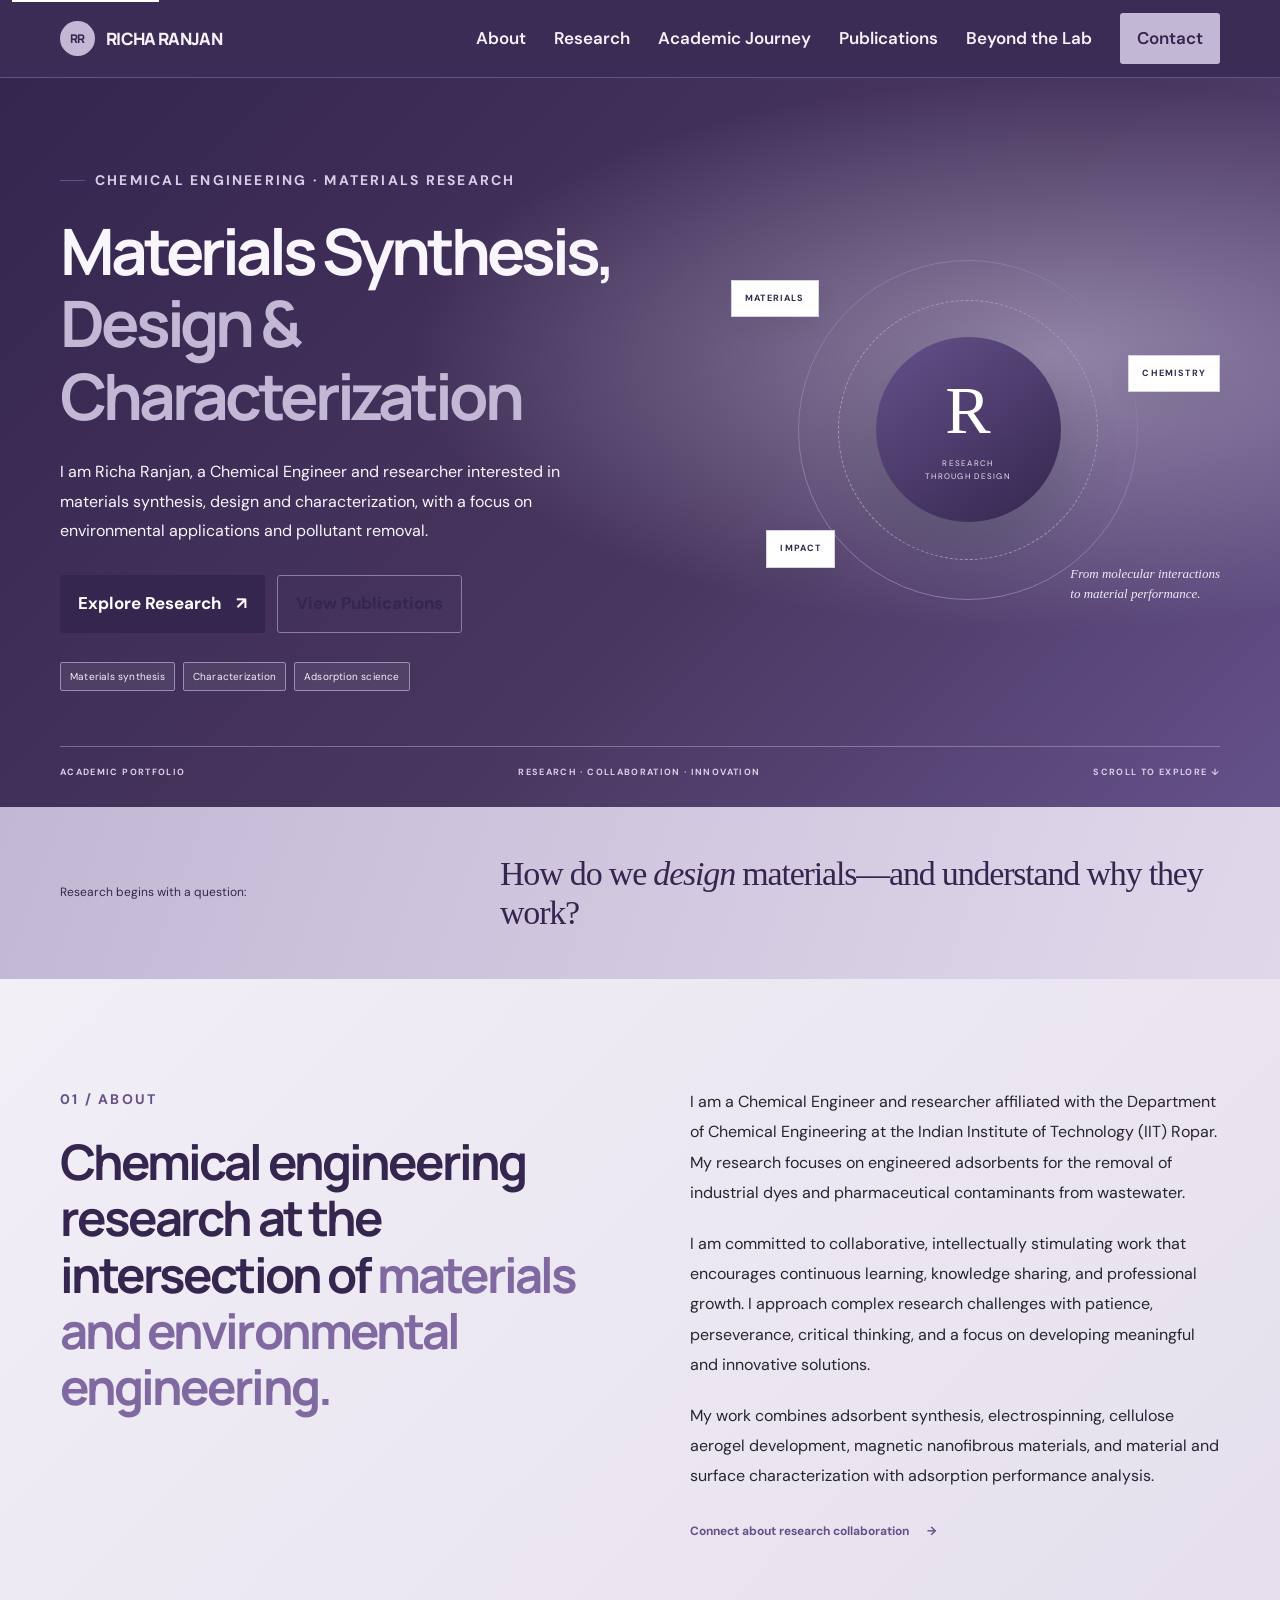
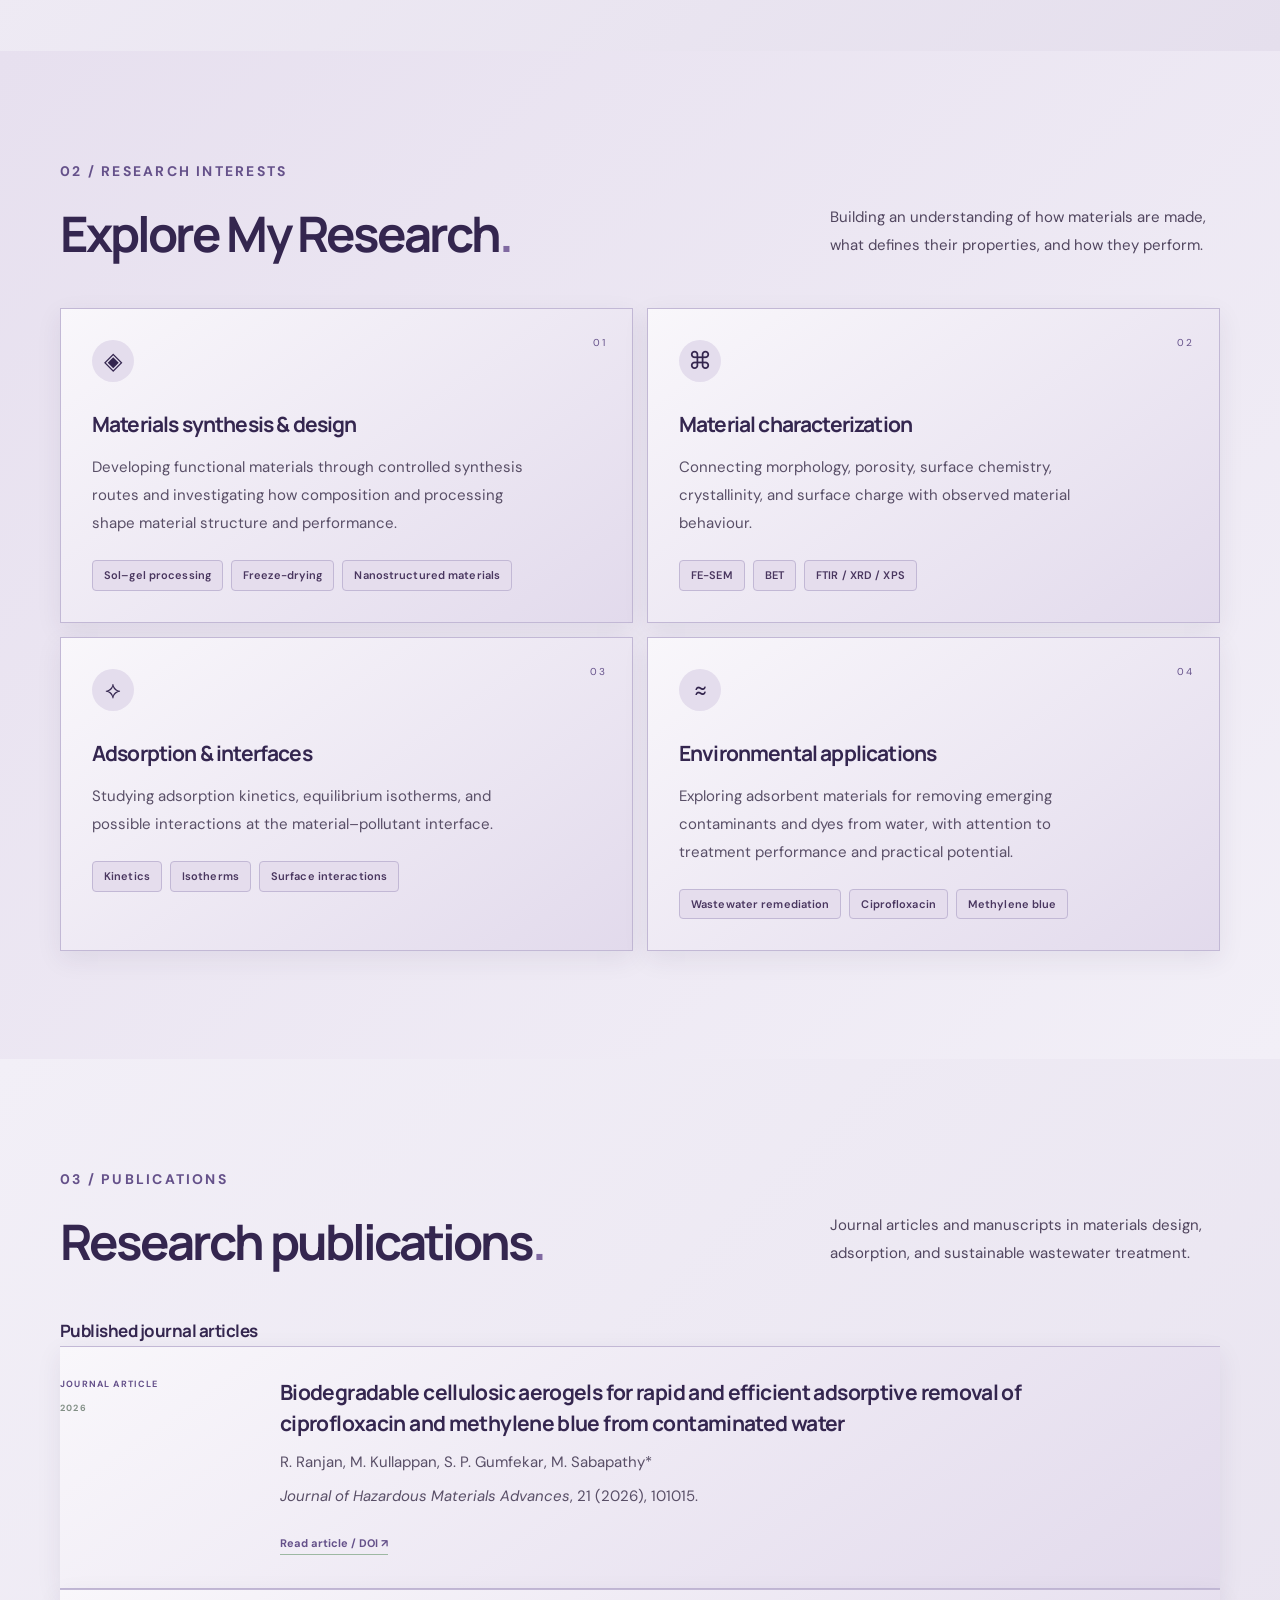
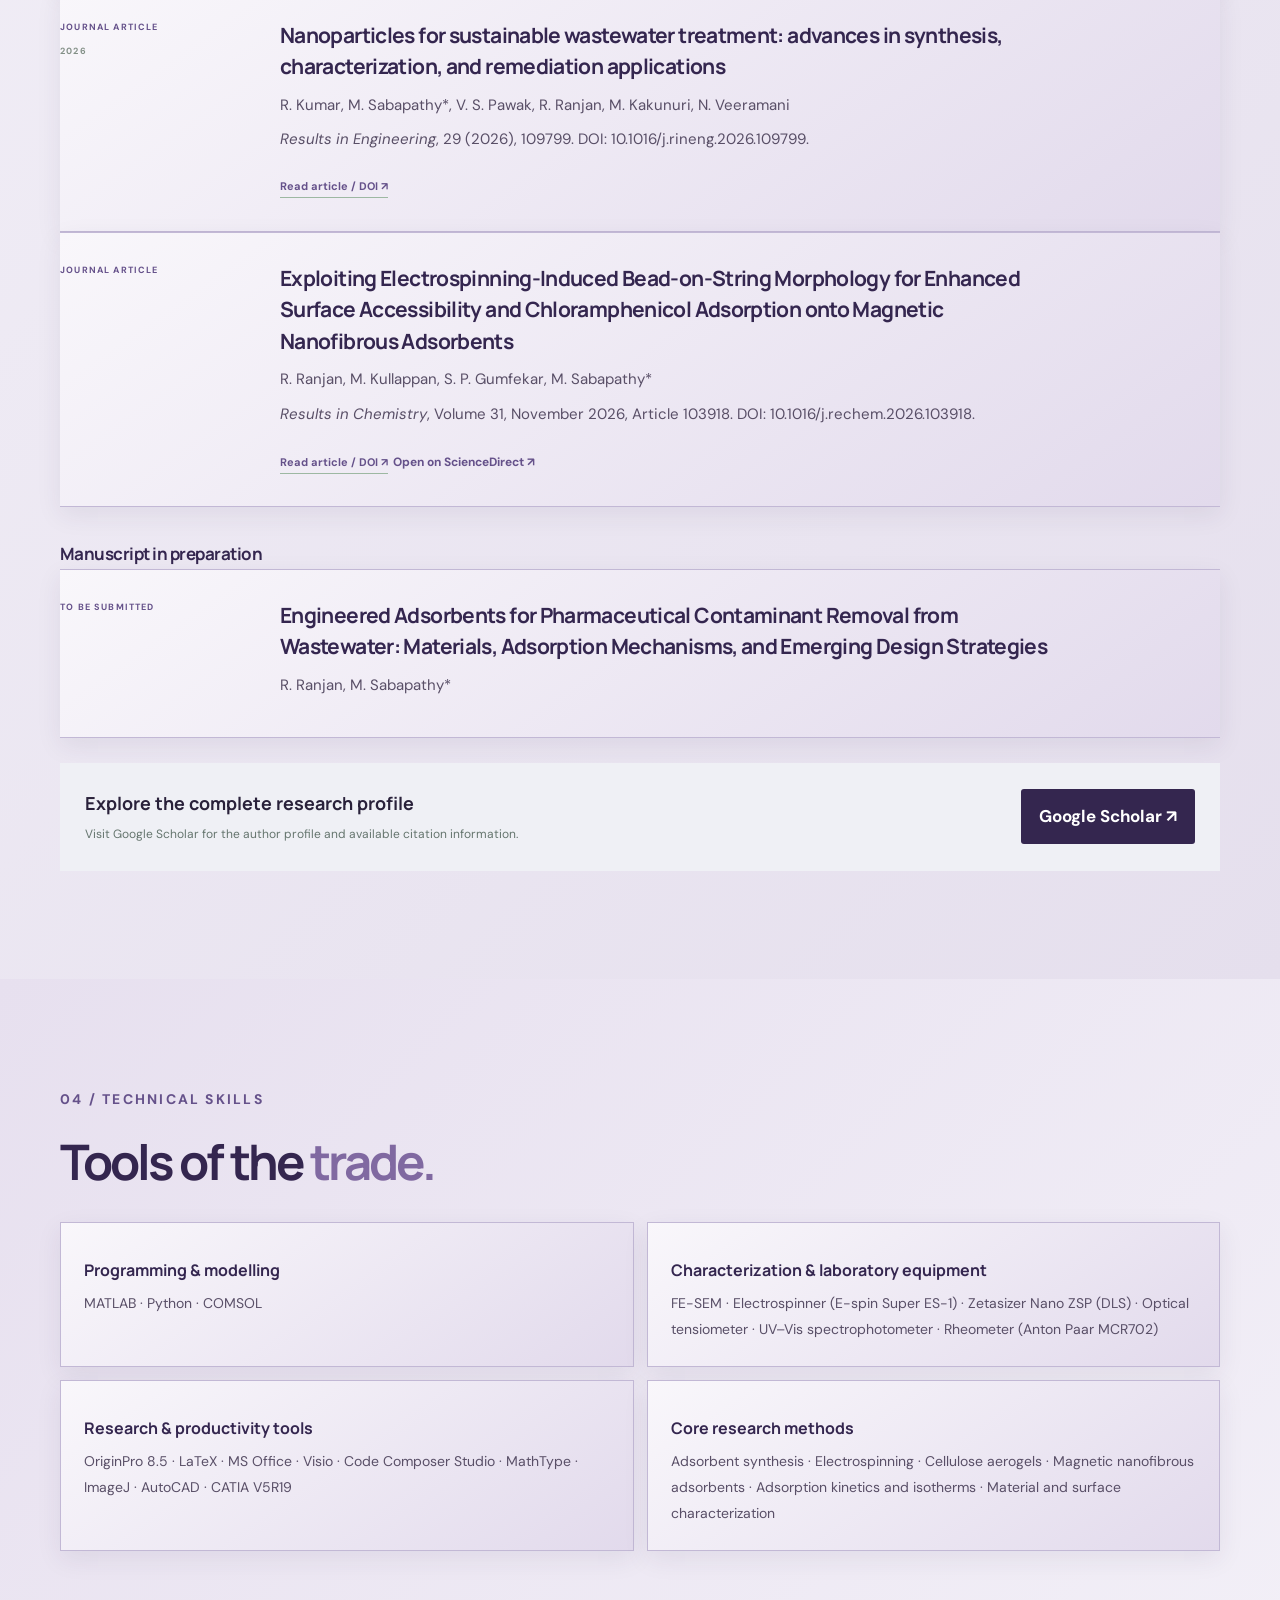
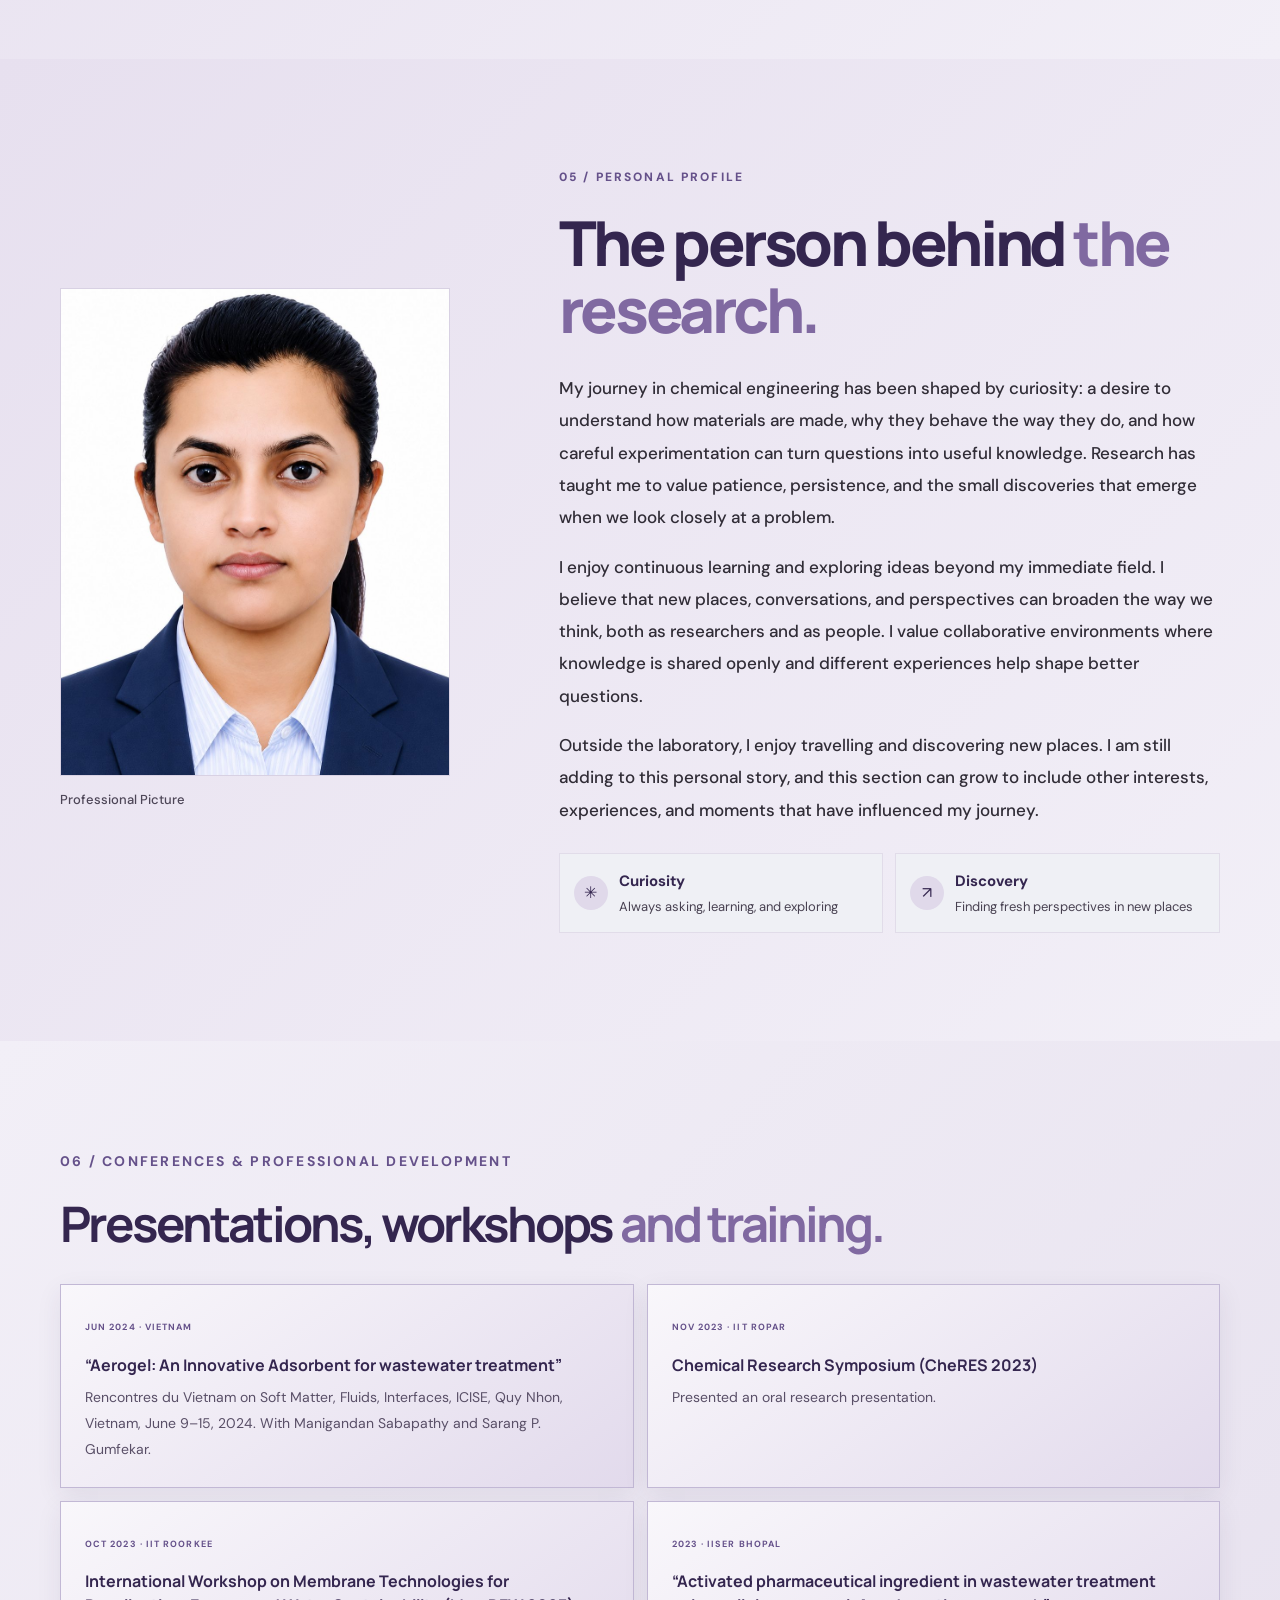
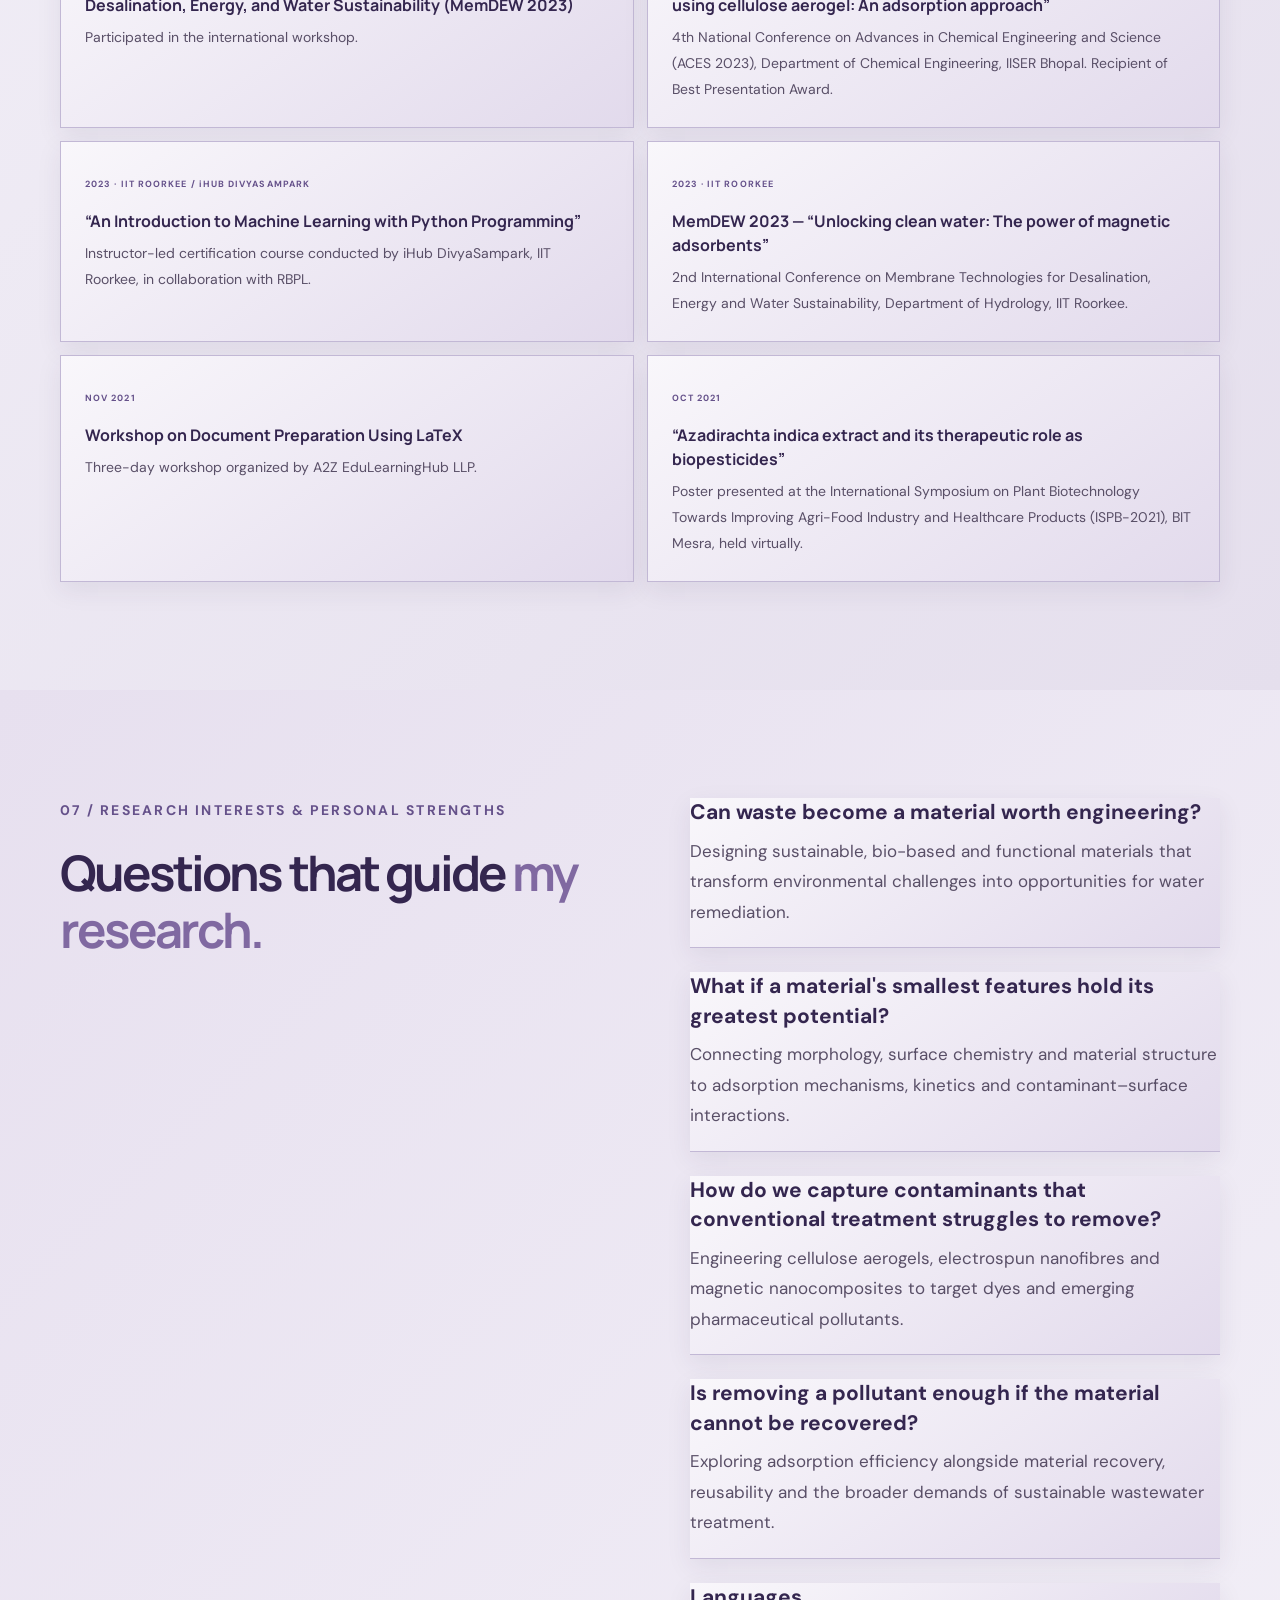
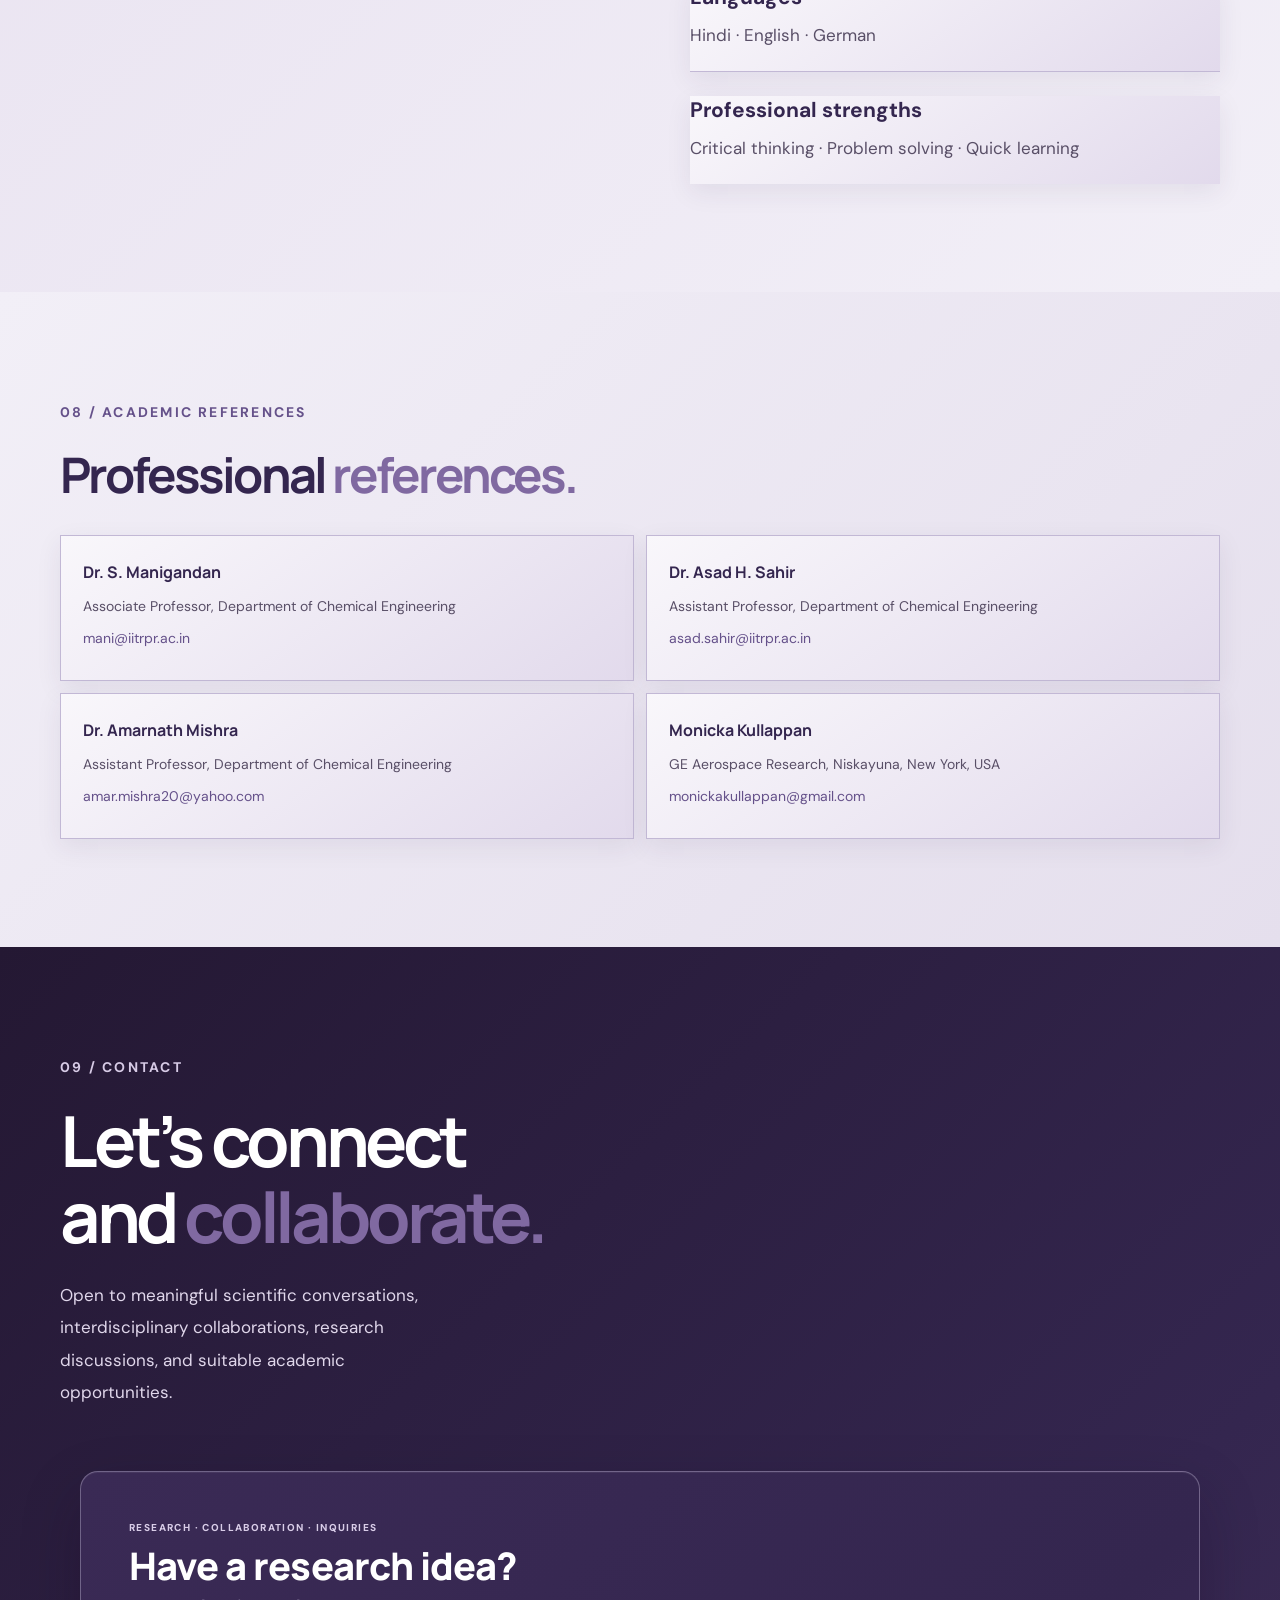
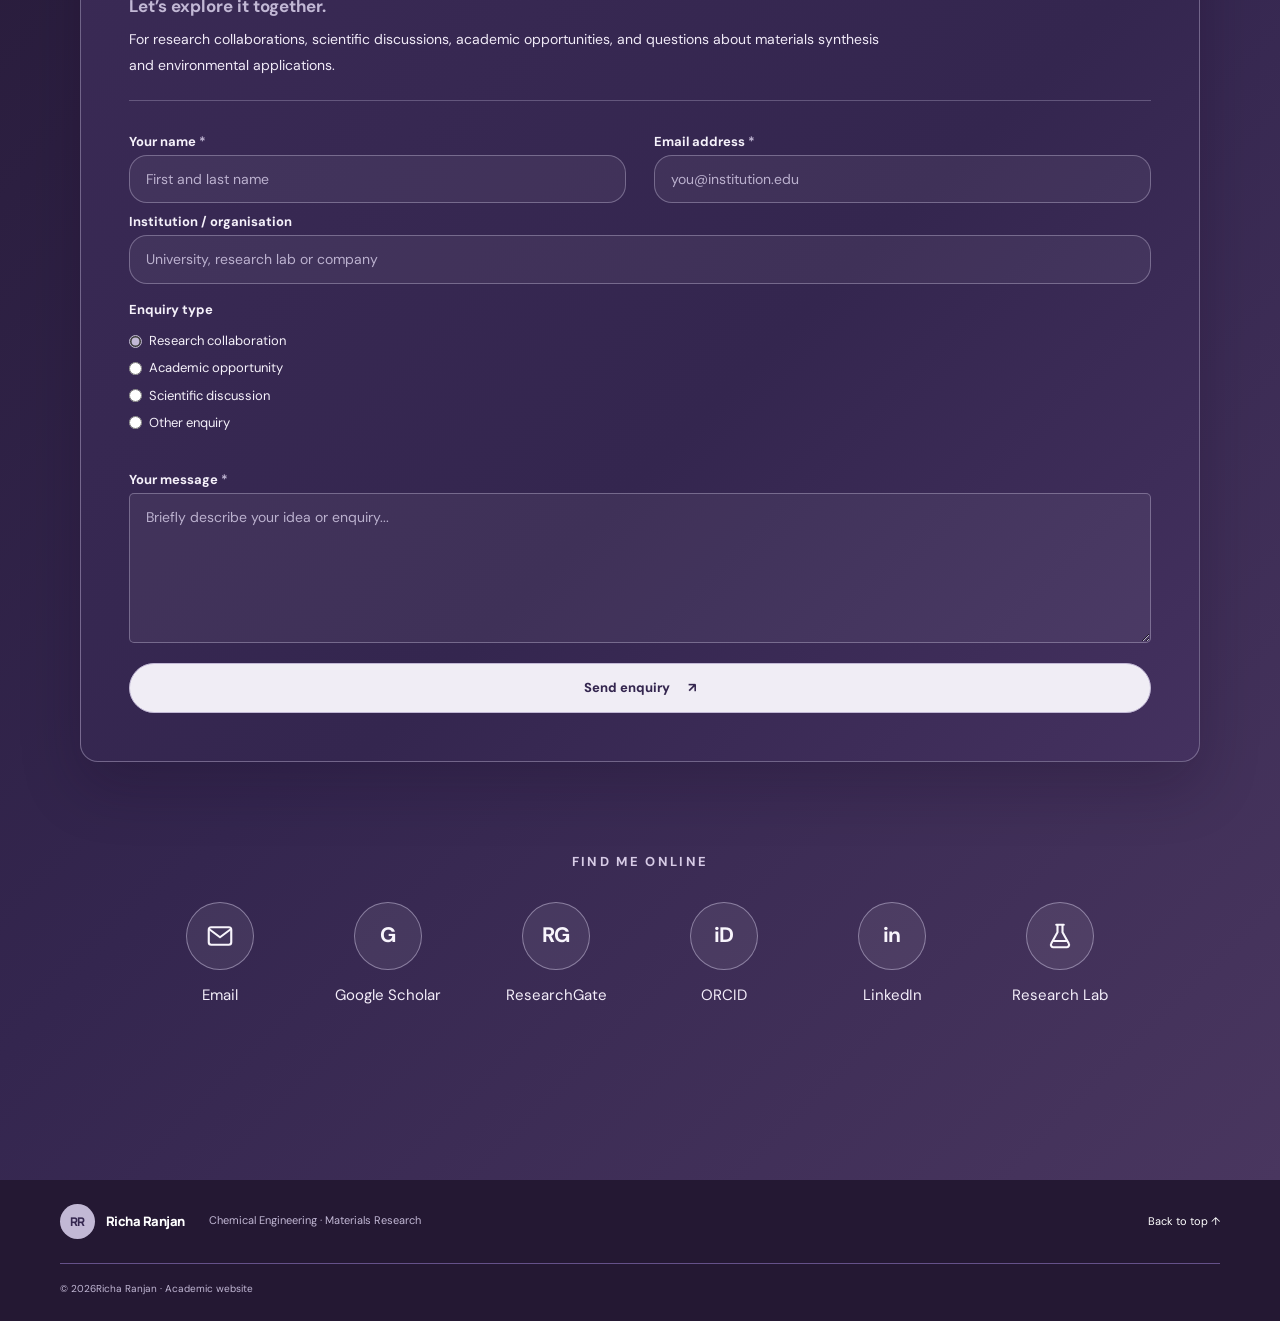
<file: index.html>
<!DOCTYPE html>

<html lang="en">
<head>
<meta charset="utf-8"/>
<meta content="width=device-width, initial-scale=1" name="viewport"/>
<meta content="Academic portfolio and research website of Richa Ranjan, Chemical Engineering researcher working on materials synthesis, characterization, and environmental applications." name="description"/>
<title>Richa Ranjan | Chemical Engineering Researcher</title>
<link href="https://fonts.googleapis.com" rel="preconnect"/>
<link crossorigin="" href="https://fonts.gstatic.com" rel="preconnect"/>
<link href="https://fonts.googleapis.com/css2?family=DM+Sans:wght@400;500;600;700&amp;family=Manrope:wght@400;500;600;700;800&amp;display=swap" rel="stylesheet"/>
<link href="styles.css" rel="stylesheet"/>

<style>
/* INDEX PAGE ONLY: readable deep-purple and silver palette */
.home-page { background:#EDE8F3 !important; color:#29213A; }
.home-page .site-header { background:rgba(52,38,79,.97) !important; border-bottom:1px solid #65518A !important; }
.home-page .site-header .brand,
.home-page .site-header .nav-links { color:#F5F1FA !important; }
.home-page .brand-mark { background:#C2B8D5 !important; color:#34264F !important; }
.home-page .nav-links a:hover { color:#C2B8D5 !important; }
.home-page .nav-links .nav-contact { background:#C2B8D5 !important; color:#34264F !important; }
.home-page .hero { background:radial-gradient(ellipse at 82% 38%,rgba(194,184,213,.58),transparent 43%),linear-gradient(135deg,#34264F 0%,#49365F 58%,#65518A 100%) !important; color:#F8F5FC !important; }
.home-page .hero h1,
.home-page .hero .hero-intro { color:#F8F5FC !important; }
.home-page .hero h1 span { color:#C2B8D5 !important; }
.home-page .hero .eyebrow { color:#D9CDE8 !important; }
.home-page .hero .hero-tags span { color:#F4EFF9 !important; border-color:#9C8AB7 !important; background:rgba(255,255,255,.07) !important; }
.home-page .hero .art-caption { color:#F0EAF7 !important; }
.home-page .hero-bottom { color:#D9CDE8 !important; border-color:rgba(194,184,213,.45) !important; }
.home-page .intro-strip { background:linear-gradient(110deg,#C2B8D5,#E0D8EA) !important; color:#34264F !important; }
.home-page .intro-strip p,
.home-page .intro-strip h2 { color:#34264F !important; }
.home-page .section-light { background:linear-gradient(135deg,#F2EFF7,#E5DFED) !important; }
.home-page .research-section,
.home-page .achievements-section,
.home-page .personal-section { background:linear-gradient(135deg,#E7E0EF,#F2EFF7) !important; }
.home-page .section-title,
.home-page .section-heading h2,
.home-page .subsection-title { color:#34264F !important; }
.home-page .section-title span,
.home-page .accent-dot { color:#8069A1 !important; }
.home-page .eyebrow { color:#65518A !important; }
.home-page .body-copy,
.home-page .section-lead { color:#51465F !important; }
.home-page .research-card,
.home-page .skill-card,
.home-page .publication,
.home-page .references-grid article,
.home-page .event-list article,
.home-page .research-question { background:linear-gradient(145deg,#F9F7FB,#E2DAEC) !important; border-color:#C2B8D5 !important; color:#34264F !important; box-shadow:0 8px 24px rgba(52,38,79,.08) !important; }
.home-page .research-card h3,
.home-page .skill-card h3,
.home-page .publication h3,
.home-page .references-grid h3,
.home-page .event-list h3,
.home-page .research-question h3 { color:#34264F !important; }
.home-page .research-card p,
.home-page .skill-card p,
.home-page .publication p,
.home-page .references-grid p,
.home-page .event-list p,
.home-page .research-question p { color:#594F67 !important; }
.home-page .card-number { color:#65518A !important; }
.home-page .card-tags span { background:#E5DDED !important; color:#49365F !important; border-color:#C2B8D5 !important; }
.home-page .button-primary,
.home-page .scholar-callout .button { background:#34264F !important; color:#FFFFFF !important; border-color:#34264F !important; }
.home-page .button-secondary { color:#34264F !important; border-color:#8D7BA7 !important; }
.home-page .contact-section { background:linear-gradient(135deg,#241833 0%,#34264F 55%,#49365F 100%) !important; color:#F8F5FC !important; }
.home-page .contact-section .eyebrow,
.home-page .contact-section .contact-label { color:#D7CBE6 !important; }
.home-page .contact-section .section-title,
.home-page .contact-section .contact-row strong { color:#FFFFFF !important; }
.home-page .contact-section .contact-intro,
.home-page .contact-section .contact-warning { color:#E0D7EB !important; }
.home-page .contact-panel { background:rgba(255,255,255,.045) !important; border-color:#806B9C !important; }
.home-page .contact-row { border-color:#65518A !important; }
.home-page .contact-row span { color:#D7CBE6 !important; }
.home-page .contact-row:hover strong { color:#C2B8D5 !important; }
.home-page .site-footer { background:#241833 !important; color:#E6DDED !important; }
.home-page ::selection { background:#65518A; color:#FFFFFF; }
@media(max-width:700px) {
  .home-page .nav-links { background:#34264F !important; border-color:#65518A !important; }
  .home-page .menu-toggle { color:#FFFFFF !important; }
}

/* Collaboration form — wider, balanced, and scoped to index.html only */
.home-page #collaborate.collaboration-form-wrap {
  width: min(calc(100% - 64px), 1120px) !important;
  max-width: 1120px !important;
  margin: 46px auto 0 !important;
  padding: 0 0 64px !important;
  box-sizing: border-box !important;
  position: relative !important;
}
.home-page #collaborate .collaboration-form {
  width: 100% !important;
  max-width: none !important;
  box-sizing: border-box !important;
  padding: clamp(28px, 4vw, 48px) !important;
  border: 1px solid rgba(194,184,213,.42) !important;
  border-radius: 18px !important;
  background: linear-gradient(135deg, #3A2A55 0%, #34264F 58%, #44315F 100%) !important;
  box-shadow: 0 24px 60px rgba(19, 10, 33, .24), inset 0 1px 0 rgba(255,255,255,.06) !important;
}
.home-page #collaborate .collaboration-form .form-eyebrow { font-size: 10px !important; letter-spacing: .14em !important; }
.home-page #collaborate .collaboration-form h3 { font-size: clamp(28px, 3vw, 38px) !important; line-height: 1.2 !important; }
.home-page #collaborate .collaboration-form .form-subtitle { font-size: 17px !important; }
.home-page #collaborate .collaboration-form .form-intro { max-width: 760px !important; font-size: 14px !important; line-height: 1.8 !important; }
.home-page #collaborate .collaboration-form .form-divider { margin: 22px 0 !important; background: rgba(194,184,213,.32) !important; }
.home-page #collaborate .collaboration-form > label,
.home-page #collaborate .collaboration-form .enquiry-types legend { font-size: 13px !important; }
.home-page #collaborate .collaboration-form input[type="text"],
.home-page #collaborate .collaboration-form input[type="email"],
.home-page #collaborate .collaboration-form textarea {
  font-size: 14px !important;
  padding: 13px 16px !important;
  border-color: rgba(194,184,213,.42) !important;
  background: rgba(255,255,255,.055) !important;
}
.home-page #collaborate .collaboration-form textarea { min-height: 150px !important; }
.home-page #collaborate .collaboration-form .enquiry-types { margin: 16px 0 20px !important; }
.home-page #collaborate .collaboration-form .enquiry-types label { font-size: 13px !important; margin: 9px 0 !important; }
.home-page #collaborate .collaboration-form .collaboration-submit { min-height: 50px !important; font-size: 13px !important; border-radius: 26px !important; margin-top: 20px !important; }
.home-page #collaborate .collaboration-form .form-privacy { font-size: 11px !important; }
@media (min-width: 900px) {
  .home-page #collaborate .collaboration-form {
    display: grid !important;
    grid-template-columns: minmax(0, 1fr) minmax(0, 1fr) !important;
    column-gap: 28px !important;
    align-items: start !important;
  }
  .home-page #collaborate .collaboration-form > .form-eyebrow,
  .home-page #collaborate .collaboration-form > h3,
  .home-page #collaborate .collaboration-form > .form-subtitle,
  .home-page #collaborate .collaboration-form > .form-intro,
  .home-page #collaborate .collaboration-form > .form-divider,
  .home-page #collaborate .collaboration-form > .enquiry-types,
  .home-page #collaborate .collaboration-form > #collab-message,
  .home-page #collaborate .collaboration-form > label[for="collab-message"],
  .home-page #collaborate .collaboration-form > input[type="hidden"],
  .home-page #collaborate .collaboration-form > .collaboration-submit,
  .home-page #collaborate .collaboration-form > .form-privacy { grid-column: 1 / -1 !important; }
  .home-page #collaborate .collaboration-form > label[for="collab-name"] { grid-column: 1 !important; grid-row: 6 !important; }
  .home-page #collaborate .collaboration-form > #collab-name { grid-column: 1 !important; grid-row: 7 !important; }
  .home-page #collaborate .collaboration-form > label[for="collab-email"] { grid-column: 2 !important; grid-row: 6 !important; }
  .home-page #collaborate .collaboration-form > #collab-email { grid-column: 2 !important; grid-row: 7 !important; }
  .home-page #collaborate .collaboration-form > label[for="collab-institution"] { grid-column: 1 / -1 !important; }
  .home-page #collaborate .collaboration-form > #collab-institution { grid-column: 1 / -1 !important; }
}
@media (max-width: 700px) {
  .home-page #collaborate.collaboration-form-wrap { width: calc(100% - 32px) !important; margin-top: 28px !important; padding-bottom: 32px !important; }
  .home-page #collaborate .collaboration-form { padding: 24px 20px !important; border-radius: 14px !important; }
}


/* Compact clickable profile icons placed beneath the collaboration form */
.home-page .social-links-wrap {
  width: min(calc(100% - 64px), 1120px);
  margin: 0 auto;
  padding: 24px 0 64px;
  text-align: center;
}
.home-page .social-links-heading {
  margin: 0 0 28px;
  color: #D7CBE6;
  font-size: 13px;
  font-weight: 700;
  letter-spacing: .18em;
}
.home-page .social-links {
  display: flex;
  flex-wrap: wrap;
  align-items: flex-start;
  justify-content: center;
  gap: 28px 44px;
}
.home-page .social-link {
  display: flex;
  min-width: 124px;
  flex-direction: column;
  align-items: center;
  gap: 12px;
  color: #F3EDF9;
  font-size: 15px;
  text-decoration: none;
  transition: transform .2s ease, color .2s ease;
}
.home-page .social-link:hover { color: #C2B8D5; transform: translateY(-3px); }
.home-page .social-icon {
  display: grid;
  width: 68px;
  height: 68px;
  place-items: center;
  border: 1px solid rgba(194,184,213,.55);
  border-radius: 50%;
  background: rgba(255,255,255,.07);
  color: #F8F5FC;
  transition: background .2s ease, border-color .2s ease;
}
.home-page .social-link:hover .social-icon { background: #65518A; border-color: #C2B8D5; }
.home-page .social-icon svg { width: 30px; height: 30px; fill: none; stroke: currentColor; stroke-width: 1.7; stroke-linecap: round; stroke-linejoin: round; }
.home-page .social-letter { font-size: 21px; font-weight: 700; letter-spacing: -.04em; }
@media (max-width: 700px) {
  .home-page .social-links-wrap { width: calc(100% - 32px); padding: 18px 0 40px; }
  .home-page .social-links-heading { font-size: 12px; margin-bottom: 24px; }
  .home-page .social-links { gap: 24px 18px; }
  .home-page .social-link { min-width: 100px; font-size: 13px; }
  .home-page .social-icon { width: 58px; height: 58px; }
  .home-page .social-icon svg { width: 26px; height: 26px; }
  .home-page .social-letter { font-size: 19px; }
}

</style>

</head>
<body class="home-page">
<a class="skip-link" href="#main">Skip to content</a>
<header class="site-header">
<nav aria-label="Main navigation" class="nav container">
<a aria-label="Richa Ranjan home" class="brand" href="#home">
<span class="brand-mark">RR</span><span>RICHA RANJAN</span>
</a>
<button aria-controls="nav-links" aria-expanded="false" aria-label="Toggle navigation" class="menu-toggle">☰</button>
<div class="nav-links" id="nav-links">
<a href="#about">About</a><a href="#research">Research</a><a href="journey.html">Academic Journey</a>
<a href="#publications">Publications</a><a href="gallery.html">Beyond the Lab</a><a class="nav-contact" href="#contact">Contact</a>
</div>
</nav>
</header>
<main id="main">
<section class="hero section" id="home">
<div class="container hero-grid">
<div class="hero-copy">
<p class="eyebrow"><span class="eyebrow-line"></span> CHEMICAL ENGINEERING · MATERIALS RESEARCH</p>
<h1>Materials Synthesis,<br/><span>Design &amp; Characterization</span></h1>
<p class="hero-intro">I am Richa Ranjan, a Chemical Engineer and researcher interested in materials synthesis, design and characterization, with a focus on environmental applications and pollutant removal.</p>
<div class="hero-actions">
<a class="button button-primary" href="#research">Explore Research <span aria-hidden="true">↗</span></a>
<a class="button button-secondary" href="#publications">View Publications</a>
</div>
<div class="hero-tags"><span>Materials synthesis</span><span>Characterization</span><span>Adsorption science</span></div>
</div>
<div aria-label="Abstract scientific illustration" class="hero-art">
<div class="art-orbit orbit-one"></div><div class="art-orbit orbit-two"></div>
<div class="art-core"><span>R</span><small>RESEARCH<br/>THROUGH DESIGN</small></div>
<div class="art-node node-one">MATERIALS</div><div class="art-node node-two">CHEMISTRY</div><div class="art-node node-three">IMPACT</div>
<div class="art-caption">From molecular interactions<br/>to material performance.</div>
</div>
</div>
<div class="hero-bottom container"><span>ACADEMIC PORTFOLIO</span><span>RESEARCH · COLLABORATION · INNOVATION</span><span>SCROLL TO EXPLORE ↓</span></div>
</section>
<section class="intro-strip">
<div class="container intro-strip-inner">
<p>Research begins with a question:</p>
<h2>How do we <em>design</em> materials—and understand why they work?</h2>
</div>
</section>
<section class="section section-light" id="about">
<div class="container two-column">
<div>
<p class="eyebrow">01 / ABOUT</p>
<h2 class="section-title">Chemical engineering research at the intersection of <span>materials and environmental engineering.</span></h2>
</div>
<div class="body-copy">
<p>I am a Chemical Engineer and researcher affiliated with the Department of Chemical Engineering at the Indian Institute of Technology (IIT) Ropar. My research focuses on engineered adsorbents for the removal of industrial dyes and pharmaceutical contaminants from wastewater.</p>
<p>I am committed to collaborative, intellectually stimulating work that encourages continuous learning, knowledge sharing, and professional growth. I approach complex research challenges with patience, perseverance, critical thinking, and a focus on developing meaningful and innovative solutions.</p>
<p>My work combines adsorbent synthesis, electrospinning, cellulose aerogel development, magnetic nanofibrous materials, and material and surface characterization with adsorption performance analysis.</p>
<a class="text-link" href="#contact">Connect about research collaboration <span>→</span></a>
</div>
</div>
</section>

<section class="section research-section" id="research">
<div class="container">
<div class="section-heading">
<div><p class="eyebrow">02 / RESEARCH INTERESTS</p><h2 class="section-title">Explore My Research<span class="accent-dot">.</span></h2></div>
<p class="section-lead">Building an understanding of how materials are made, what defines their properties, and how they perform.</p>
</div>
<div class="research-grid">
<article class="research-card card-featured"><div class="card-number">01</div><div class="card-icon">◈</div><h3>Materials synthesis &amp; design</h3><p>Developing functional materials through controlled synthesis routes and investigating how composition and processing shape material structure and performance.</p><div class="card-tags"><span>Sol–gel processing</span><span>Freeze-drying</span><span>Nanostructured materials</span></div></article>
<article class="research-card"><div class="card-number">02</div><div class="card-icon">⌘</div><h3>Material characterization</h3><p>Connecting morphology, porosity, surface chemistry, crystallinity, and surface charge with observed material behaviour.</p><div class="card-tags"><span>FE-SEM</span><span>BET</span><span>FTIR / XRD / XPS</span></div></article>
<article class="research-card"><div class="card-number">03</div><div class="card-icon">⟡</div><h3>Adsorption &amp; interfaces</h3><p>Studying adsorption kinetics, equilibrium isotherms, and possible interactions at the material–pollutant interface.</p><div class="card-tags"><span>Kinetics</span><span>Isotherms</span><span>Surface interactions</span></div></article>
<article class="research-card"><div class="card-number">04</div><div class="card-icon">≈</div><h3>Environmental applications</h3><p>Exploring adsorbent materials for removing emerging contaminants and dyes from water, with attention to treatment performance and practical potential.</p><div class="card-tags"><span>Wastewater remediation</span><span>Ciprofloxacin</span><span>Methylene blue</span></div></article>
</div>
</div>
</div>
</section>
<section class="section section-light" id="publications">
<div class="container">
<div class="section-heading">
<div><p class="eyebrow">03 / PUBLICATIONS</p><h2 class="section-title">Research publications<span class="accent-dot">.</span></h2></div>
<p class="section-lead">Journal articles and manuscripts in materials design, adsorption, and sustainable wastewater treatment.</p>
</div>
<h3 class="subsection-title">Published journal articles</h3>
<article class="publication">
<div class="publication-type">JOURNAL ARTICLE <span>2026</span></div>
<div class="publication-main">
<h3>Biodegradable cellulosic aerogels for rapid and efficient adsorptive removal of ciprofloxacin and methylene blue from contaminated water</h3>
<p class="publication-authors">R. Ranjan, M. Kullappan, S. P. Gumfekar, M. Sabapathy*</p>
<p class="publication-journal"><em>Journal of Hazardous Materials Advances</em>, 21 (2026), 101015.</p>
<a class="doi-link" href="https://doi.org/10.1016/j.hazadv.2026.101015" rel="noopener noreferrer" target="_blank">Read article / DOI ↗</a>
</div>
</article>
<article class="publication">
<div class="publication-type">JOURNAL ARTICLE <span>2026</span></div>
<div class="publication-main">
<h3>Nanoparticles for sustainable wastewater treatment: advances in synthesis, characterization, and remediation applications</h3>
<p class="publication-authors">R. Kumar, M. Sabapathy*, V. S. Pawak, R. Ranjan, M. Kakunuri, N. Veeramani</p>
<p class="publication-journal"><em>Results in Engineering</em>, 29 (2026), 109799. DOI: 10.1016/j.rineng.2026.109799.</p>
<a class="doi-link" href="https://doi.org/10.1016/j.rineng.2026.109799" rel="noopener noreferrer" target="_blank">Read article / DOI ↗</a>
</div>
</article>
<article class="publication">
<div class="publication-type">JOURNAL ARTICLE</div>
<div class="publication-main">
<h3>Exploiting Electrospinning-Induced Bead-on-String Morphology for Enhanced Surface Accessibility and Chloramphenicol Adsorption onto Magnetic Nanofibrous Adsorbents</h3>
<p class="publication-authors">R. Ranjan, M. Kullappan, S. P. Gumfekar, M. Sabapathy*</p>
<p class="publication-journal"><em>Results in Chemistry</em>, Volume 31, November 2026, Article 103918. DOI: 10.1016/j.rechem.2026.103918.</p>
<a class="doi-link" href="https://doi.org/10.1016/j.rechem.2026.103918" rel="noopener noreferrer" target="_blank">Read article / DOI ↗</a>
<a class="text-link" href="https://www.sciencedirect.com/science/article/pii/S2211715626008921" rel="noopener noreferrer" target="_blank">Open on ScienceDirect ↗</a>
</div>
</article>
<h3 class="subsection-title">Manuscript in preparation</h3>
<article class="publication">
<div class="publication-type">TO BE SUBMITTED</div>
<div class="publication-main">
<h3>Engineered Adsorbents for Pharmaceutical Contaminant Removal from Wastewater: Materials, Adsorption Mechanisms, and Emerging Design Strategies</h3>
<p class="publication-authors">R. Ranjan, M. Sabapathy*</p>
</div>
</article>
<div class="scholar-callout">
<div><h3>Explore the complete research profile</h3><p>Visit Google Scholar for the author profile and available citation information.</p></div>
<a class="button button-primary" href="https://scholar.google.com/citations?user=g-ZQLxgAAAAJ&amp;hl=en" rel="noopener noreferrer" target="_blank">Google Scholar ↗</a>
</div>
</div>
</section>
<section class="section research-section" id="skills">
<div class="container">
<p class="eyebrow">04 / TECHNICAL SKILLS</p>
<h2 class="section-title">Tools of the <span>trade.</span></h2>
<div class="skills-grid">
<article class="skill-card"><h3>Programming &amp; modelling</h3><p>MATLAB · Python · COMSOL</p></article>
<article class="skill-card"><h3>Characterization &amp; laboratory equipment</h3><p>FE-SEM · Electrospinner (E-spin Super ES-1) · Zetasizer Nano ZSP (DLS) · Optical tensiometer · UV–Vis spectrophotometer · Rheometer (Anton Paar MCR702)</p></article>
<article class="skill-card"><h3>Research &amp; productivity tools</h3><p>OriginPro 8.5 · LaTeX · MS Office · Visio · Code Composer Studio · MathType · ImageJ · AutoCAD · CATIA V5R19</p></article>
<article class="skill-card"><h3>Core research methods</h3><p>Adsorbent synthesis · Electrospinning · Cellulose aerogels · Magnetic nanofibrous adsorbents · Adsorption kinetics and isotherms · Material and surface characterization</p></article>
</div>
</div>
</section>
<section class="section personal-section" id="personal">
<div class="container personal-grid">
<div class="personal-portrait-wrap">
<div class="personal-portrait personal-portrait-photo">
<img alt="Richa Ranjan outdoors" loading="lazy" src="1q.jpg"/>
</div>
<p class="portrait-caption">Professional Picture</p>
</div>
<div class="personal-copy">
<p class="eyebrow">05 / PERSONAL PROFILE</p>
<h2 class="section-title">The person behind <span>the research.</span></h2>
<p>My journey in chemical engineering has been shaped by curiosity: a desire to understand how materials are made, why they behave the way they do, and how careful experimentation can turn questions into useful knowledge. Research has taught me to value patience, persistence, and the small discoveries that emerge when we look closely at a problem.</p>
<p>I enjoy continuous learning and exploring ideas beyond my immediate field. I believe that new places, conversations, and perspectives can broaden the way we think, both as researchers and as people. I value collaborative environments where knowledge is shared openly and different experiences help shape better questions.</p>
<p>Outside the laboratory, I enjoy travelling and discovering new places. I am still adding to this personal story, and this section can grow to include other interests, experiences, and moments that have influenced my journey.</p>
<div class="personal-values">
<div><span class="value-symbol">✳</span><span><strong>Curiosity</strong><small>Always asking, learning, and exploring</small></span></div>
<div><span class="value-symbol">↗</span><span><strong>Discovery</strong><small>Finding fresh perspectives in new places</small></span></div>
</div>
</div>
</div>
</section>
<section class="section section-light" id="presentations">
<div class="container">
<p class="eyebrow">06 / CONFERENCES &amp; PROFESSIONAL DEVELOPMENT</p>
<h2 class="section-title">Presentations, workshops <span>and training.</span></h2>
<div class="event-list">
<article><span>JUN 2024 · VIETNAM</span><h3>“Aerogel: An Innovative Adsorbent for wastewater treatment”</h3><p>Rencontres du Vietnam on Soft Matter, Fluids, Interfaces, ICISE, Quy Nhon, Vietnam, June 9–15, 2024. With Manigandan Sabapathy and Sarang P. Gumfekar.</p></article>
<article><span>NOV 2023 · IIT ROPAR</span><h3>Chemical Research Symposium (CheRES 2023)</h3><p>Presented an oral research presentation.</p></article>
<article><span>OCT 2023 · IIT ROORKEE</span><h3>International Workshop on Membrane Technologies for Desalination, Energy, and Water Sustainability (MemDEW 2023)</h3><p>Participated in the international workshop.</p></article>
<article><span>2023 · IISER BHOPAL</span><h3>“Activated pharmaceutical ingredient in wastewater treatment using cellulose aerogel: An adsorption approach”</h3><p>4th National Conference on Advances in Chemical Engineering and Science (ACES 2023), Department of Chemical Engineering, IISER Bhopal. Recipient of Best Presentation Award.</p></article>
<article><span>2023 · IIT ROORKEE / iHUB DIVYASAMPARK</span><h3>“An Introduction to Machine Learning with Python Programming”</h3><p>Instructor-led certification course conducted by iHub DivyaSampark, IIT Roorkee, in collaboration with RBPL.</p></article>
<article><span>2023 · IIT ROORKEE</span><h3>MemDEW 2023 — “Unlocking clean water: The power of magnetic adsorbents”</h3><p>2nd International Conference on Membrane Technologies for Desalination, Energy and Water Sustainability, Department of Hydrology, IIT Roorkee.</p></article>
<article><span>NOV 2021</span><h3>Workshop on Document Preparation Using LaTeX</h3><p>Three-day workshop organized by A2Z EduLearningHub LLP.</p></article>
<article><span>OCT 2021</span><h3>“Azadirachta indica extract and its therapeutic role as biopesticides”</h3><p>Poster presented at the International Symposium on Plant Biotechnology Towards Improving Agri-Food Industry and Healthcare Products (ISPB-2021), BIT Mesra, held virtually.</p></article>
</div>
</div>
</section>
<section class="section achievements-section" id="additional">
<div class="container two-column">
<div><p class="eyebrow">07 / RESEARCH INTERESTS &amp; PERSONAL STRENGTHS</p><h2 class="section-title">Questions that guide <span>my research.</span></h2></div>
<div class="body-copy">
  <div class="research-questions-content">
    <div class="research-question">
      <h3>Can waste become a material worth engineering?</h3>
      <p>Designing sustainable, bio-based and functional materials that transform environmental challenges into opportunities for water remediation.</p>
    </div>

    <div class="research-question">
      <h3>What if a material's smallest features hold its greatest potential?</h3>
      <p>Connecting morphology, surface chemistry and material structure to adsorption mechanisms, kinetics and contaminant–surface interactions.</p>
    </div>

    <div class="research-question">
      <h3>How do we capture contaminants that conventional treatment struggles to remove?</h3>
      <p>Engineering cellulose aerogels, electrospun nanofibres and magnetic nanocomposites to target dyes and emerging pharmaceutical pollutants.</p>
    </div>

    <div class="research-question">
      <h3>Is removing a pollutant enough if the material cannot be recovered?</h3>
      <p>Exploring adsorption efficiency alongside material recovery, reusability and the broader demands of sustainable wastewater treatment.</p>
    </div>

  <div class="research-question">
    <h3>Languages</h3>
    <p>Hindi · English · German</p>
  </div>

  <div class="research-question">
    <h3>Professional strengths</h3>
    <p>Critical thinking · Problem solving · Quick learning</p>
  </div>

</div>
</section>

</div>
</section>
<section class="section section-light" id="references">
<div class="container">
<p class="eyebrow">08 / ACADEMIC REFERENCES</p>
<h2 class="section-title">Professional <span>references.</span></h2>
<div class="references-grid">
<article><h3>Dr. S. Manigandan</h3><p>Associate Professor, Department of Chemical Engineering</p><p><a href="mailto:mani@iitrpr.ac.in">mani@iitrpr.ac.in</a></p></article>
<article><h3>Dr. Asad H. Sahir</h3><p>Assistant Professor, Department of Chemical Engineering</p><p><a href="mailto:asad.sahir@iitrpr.ac.in">asad.sahir@iitrpr.ac.in</a></p></article>
<article><h3>Dr. Amarnath Mishra</h3><p>Assistant Professor, Department of Chemical Engineering</p><p><a href="mailto:amar.mishra20@yahoo.com">amar.mishra20@yahoo.com</a></p></article>
<article><h3>Monicka Kullappan</h3><p>GE Aerospace Research, Niskayuna, New York, USA</p><p><a href="mailto:monickakullappan@gmail.com">monickakullappan@gmail.com</a></p></article>
</div>

</section>

<section class="section contact-section" id="contact">
  <div class="container contact-grid">

    <div>
      <p class="eyebrow eyebrow-light">09 / CONTACT</p>
      <h2 class="section-title">
        Let’s connect<br />
        and <span>collaborate.</span>
      </h2>
      <p class="contact-intro">
        Open to meaningful scientific conversations, interdisciplinary
        collaborations, research discussions, and suitable academic opportunities.
      </p>
    </div>


  </div>

  <div class="container collaboration-form-wrap" id="collaborate">
    <form class="collaboration-form" action="https://formspree.io/f/mgaonwky" method="POST">
      <p class="form-eyebrow">RESEARCH · COLLABORATION · INQUIRIES</p>
      <h3>Have a research idea?</h3>
      <p class="form-subtitle">Let’s explore it together.</p>
      <p class="form-intro">For research collaborations, scientific discussions, academic opportunities, and questions about materials synthesis and environmental applications.</p>
      <div class="form-divider"></div>

      <label for="collab-name">Your name <span>*</span></label>
      <input id="collab-name" name="name" type="text" placeholder="First and last name" autocomplete="name" required>

      <label for="collab-email">Email address <span>*</span></label>
      <input id="collab-email" name="email" type="email" placeholder="you@institution.edu" autocomplete="email" required>

      <label for="collab-institution">Institution / organisation</label>
      <input id="collab-institution" name="institution" type="text" placeholder="University, research lab or company" autocomplete="organization">

      <fieldset class="enquiry-types">
        <legend>Enquiry type</legend>
        <label><input type="radio" name="enquiry_type" value="Research collaboration" checked> <span>Research collaboration</span></label>
        <label><input type="radio" name="enquiry_type" value="Academic opportunity"> <span>Academic opportunity</span></label>
        <label><input type="radio" name="enquiry_type" value="Scientific discussion"> <span>Scientific discussion</span></label>
        <label><input type="radio" name="enquiry_type" value="Other enquiry"> <span>Other enquiry</span></label>
      </fieldset>

      <label for="collab-message">Your message <span>*</span></label>
      <textarea id="collab-message" name="message" rows="5" placeholder="Briefly describe your idea or enquiry..." required></textarea>

      <input type="hidden" name="_subject" value="New research enquiry from Richa Ranjan's website">
      <button type="submit" class="collaboration-submit">Send enquiry <span aria-hidden="true">↗</span></button>
    </form>
  </div>

  <div class="container social-links-wrap" aria-label="Professional and social profiles">
    <p class="social-links-heading">FIND ME ONLINE</p>
    <div class="social-links">
      <a class="social-link" href="mailto:rricha1994@gmail.com" aria-label="Email Richa Ranjan" title="Email">
        <span class="social-icon" aria-hidden="true"><svg viewBox="0 0 24 24"><rect x="3" y="5" width="18" height="14" rx="2"/><path d="m4 7 8 6 8-6"/></svg></span><span>Email</span>
      </a>
      <a class="social-link" href="https://scholar.google.com/citations?user=g-ZQLxgAAAAJ&amp;hl=en" target="_blank" rel="noopener noreferrer" aria-label="Google Scholar profile" title="Google Scholar">
        <span class="social-icon social-letter" aria-hidden="true">G</span><span>Google Scholar</span>
      </a>
      <a class="social-link" href="https://www.researchgate.net/profile/Richa-Ranjan-2" target="_blank" rel="noopener noreferrer" aria-label="ResearchGate profile" title="ResearchGate">
        <span class="social-icon social-letter" aria-hidden="true">RG</span><span>ResearchGate</span>
      </a>
      <a class="social-link" href="https://orcid.org/0009-0003-4766-7355" target="_blank" rel="noopener noreferrer" aria-label="ORCID profile" title="ORCID">
        <span class="social-icon social-letter" aria-hidden="true">iD</span><span>ORCID</span>
      </a>
      <a class="social-link" href="https://www.linkedin.com/" target="_blank" rel="noopener noreferrer" aria-label="LinkedIn" title="LinkedIn">
        <span class="social-icon social-letter" aria-hidden="true">in</span><span>LinkedIn</span>
      </a>
      <a class="social-link" href="https://sites.google.com/iitrpr.ac.in/manigandan/people?authuser=0" target="_blank" rel="noopener noreferrer" aria-label="Advanced Colloid and Interfacial Engineering Lab" title="Research Lab">
        <span class="social-icon" aria-hidden="true"><svg viewBox="0 0 24 24"><path d="M9 3h6M10 3v6l-5 9a2 2 0 0 0 2 3h10a2 2 0 0 0 2-3l-5-9V3"/><path d="M7 16h10"/></svg></span><span>Research Lab</span>
      </a>
    </div>
  </div>
</section>

</main>
<footer class="site-footer"><div class="container footer-inner"><a class="brand brand-footer" href="#home"><span class="brand-mark">RR</span><span>Richa Ranjan</span></a><p>Chemical Engineering · Materials Research</p><a class="back-top" href="#home">Back to top ↑</a><small>© <span id="year"></span>Richa Ranjan · Academic website</small></div></footer>
<script src="script.js"></script>
</body>
</html>
</file>
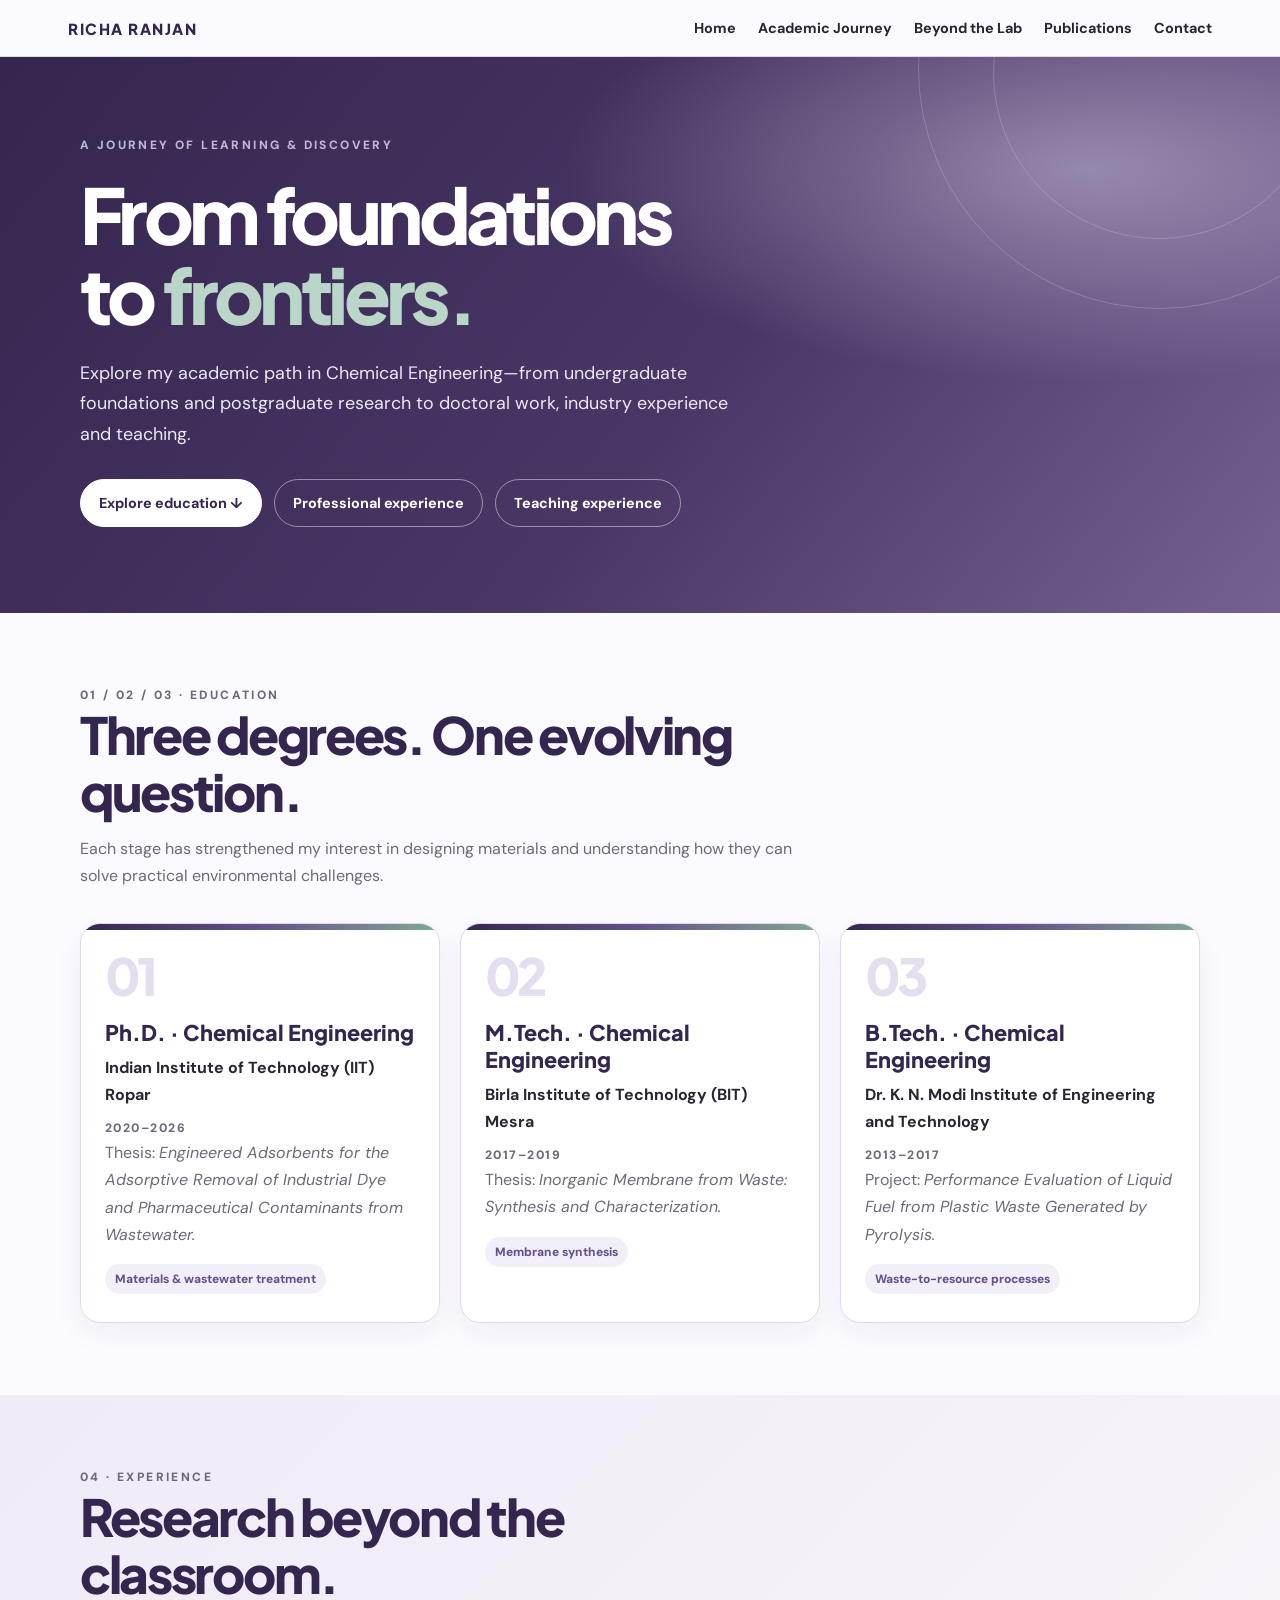
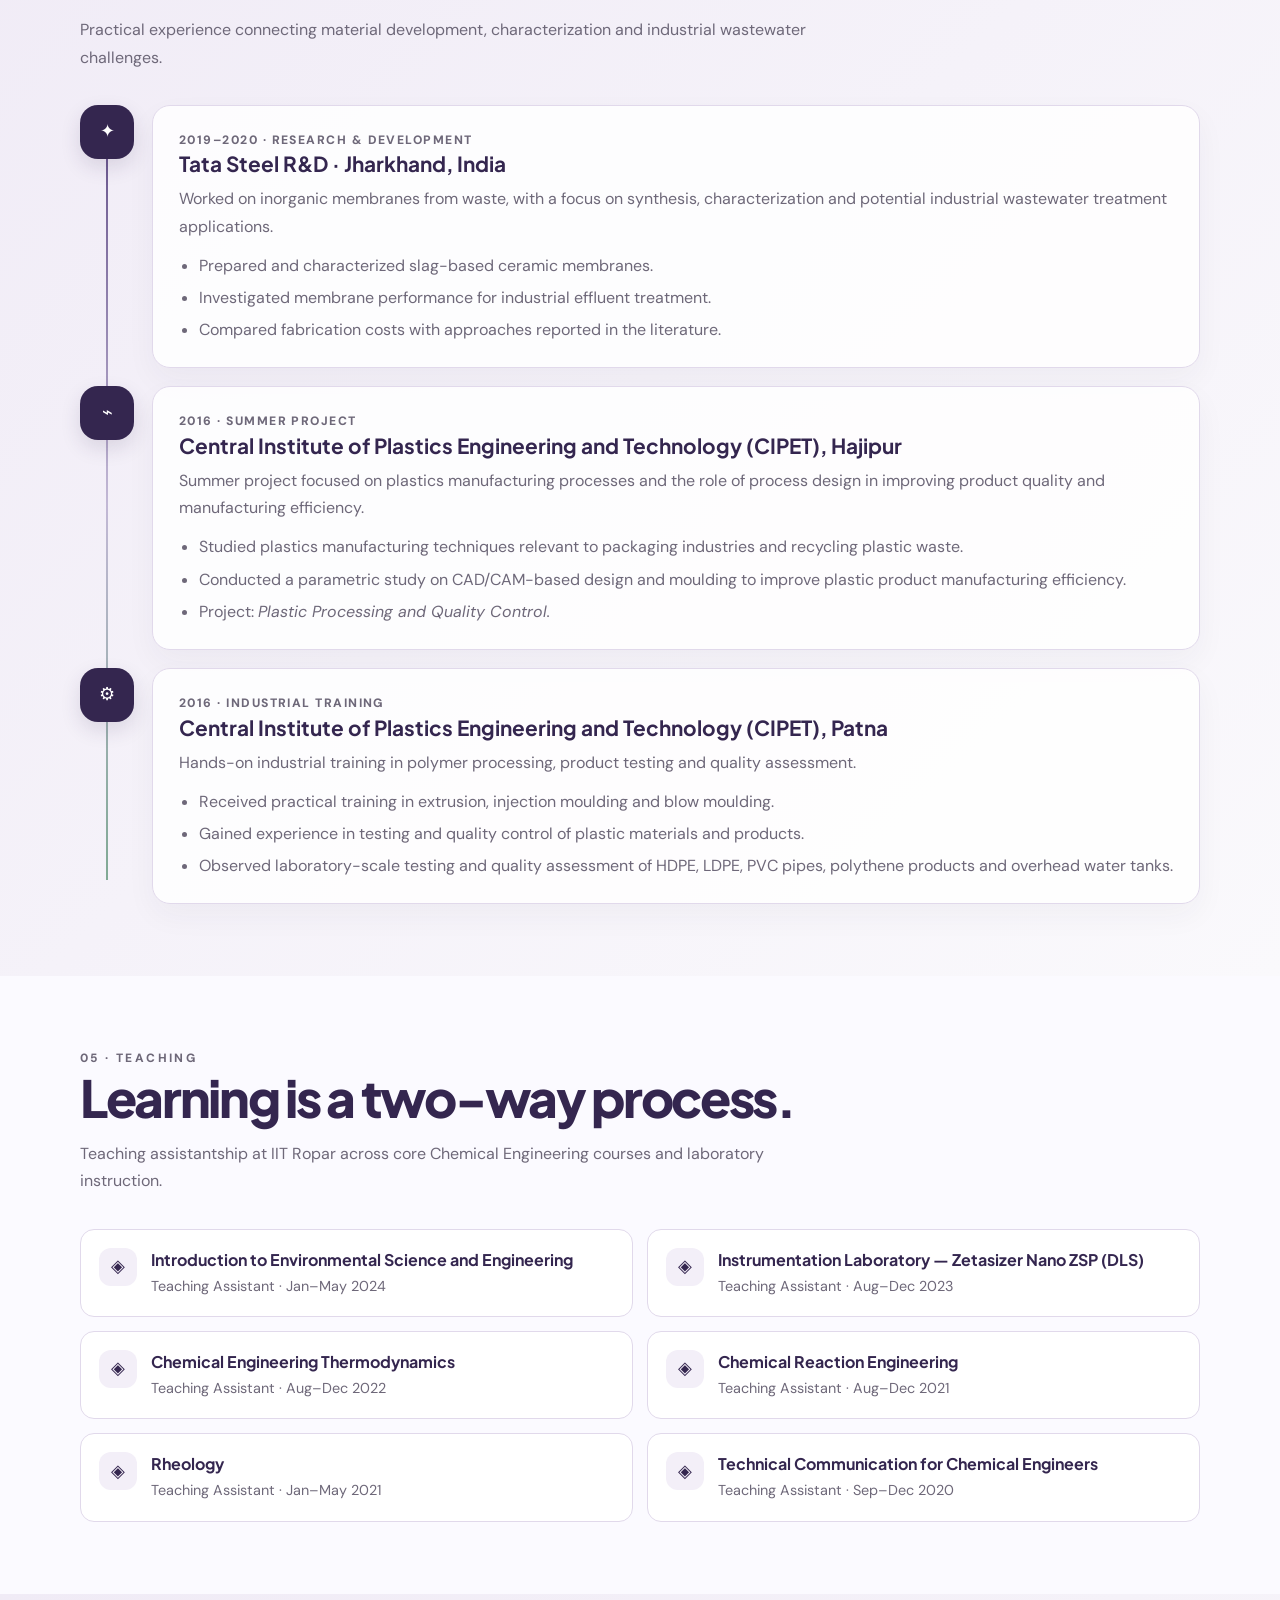
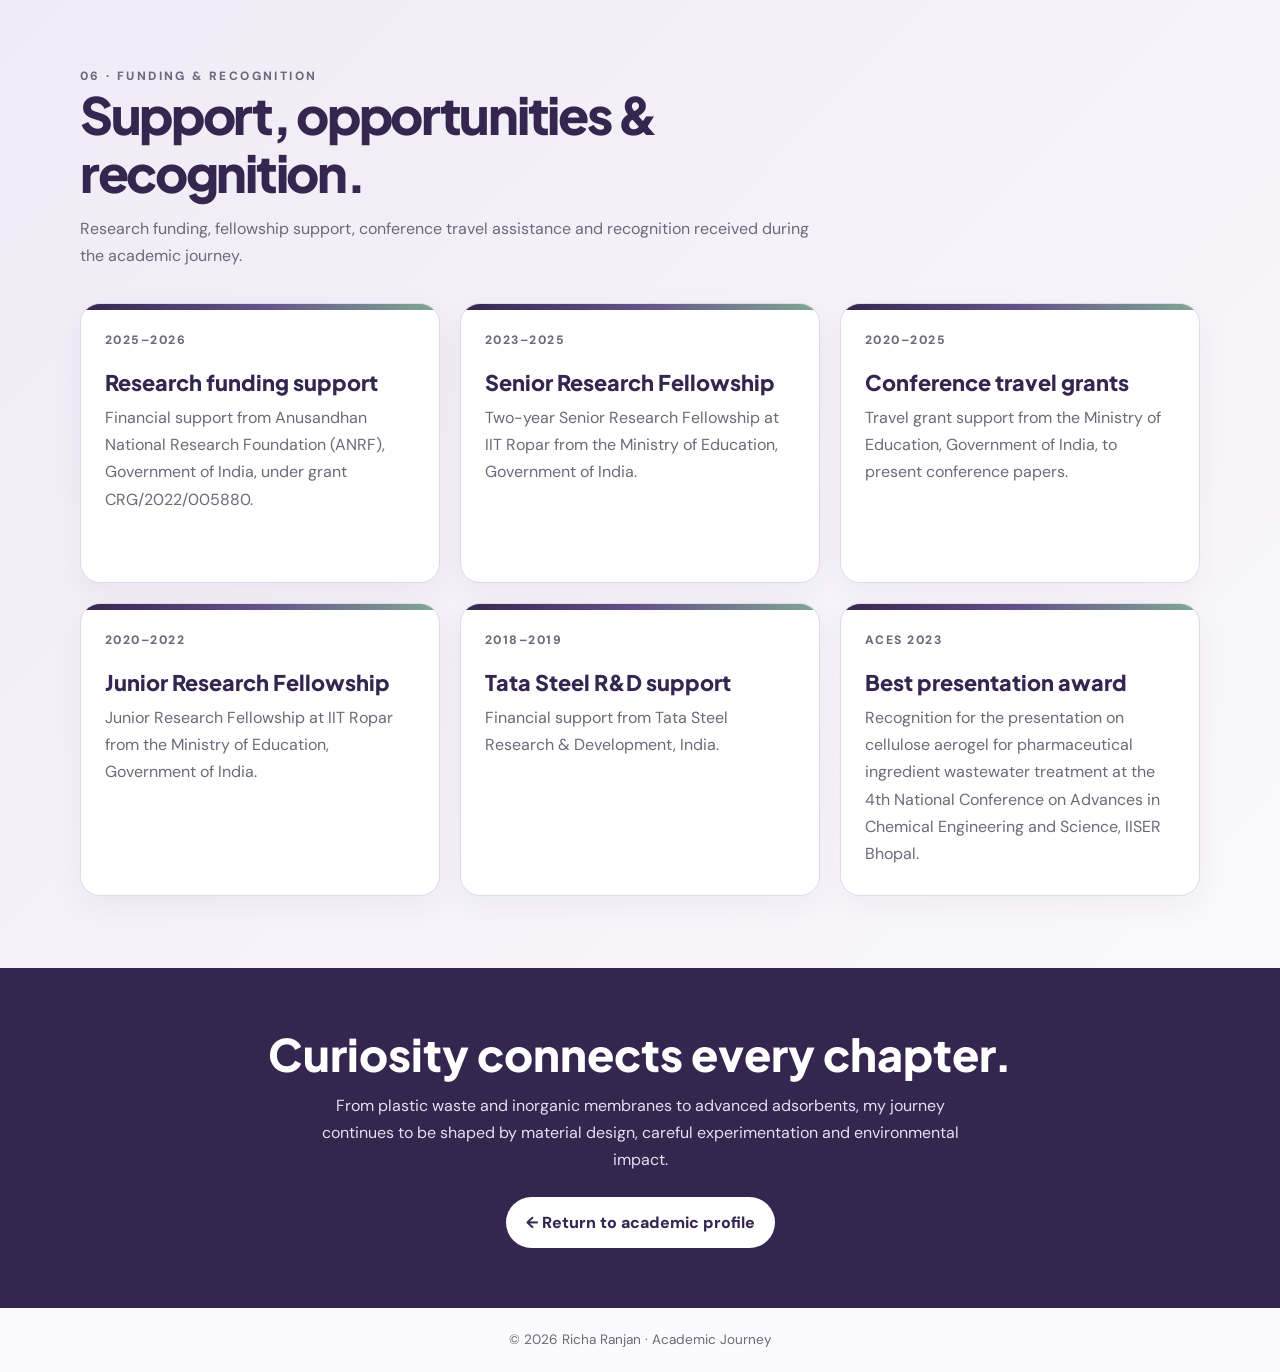
<file: journey.html>
<!DOCTYPE html>
<html lang="en">
<head>
  <meta charset="UTF-8">
  <meta name="viewport" content="width=device-width, initial-scale=1.0">
  <title>Academic Journey | Richa Ranjan</title>
  <meta name="description" content="Richa Ranjan's academic journey, education, research experience and teaching experience.">
  <link rel="preconnect" href="https://fonts.googleapis.com">
  <link rel="preconnect" href="https://fonts.gstatic.com" crossorigin>
  <link href="https://fonts.googleapis.com/css2?family=DM+Sans:wght@400;500;600;700&family=Plus+Jakarta+Sans:wght@400;500;600;700;800&display=swap" rel="stylesheet">
  <style>
    :root{--purple:#34264f;--violet:#65518a;--lavender:#c2b8d5;--pale:#f3eff8;--ink:#292533;--muted:#6e6879;--line:#e1d9eb;--green:#80a994;--white:#fff}
    *{box-sizing:border-box}html{scroll-behavior:smooth}body{margin:0;font-family:'DM Sans',sans-serif;color:var(--ink);line-height:1.7;background:#fbfaff}a{color:inherit;text-decoration:none}.site-header{position:sticky;top:0;z-index:20;background:rgba(251,250,255,.92);backdrop-filter:blur(14px);border-bottom:1px solid var(--line)}.nav{max-width:1200px;margin:auto;padding:16px 28px;display:flex;justify-content:space-between;align-items:center;gap:20px}.brand{font:800 .95rem 'Plus Jakarta Sans',sans-serif;letter-spacing:.1em;color:var(--purple)}.nav-links{display:flex;gap:22px;flex-wrap:wrap;font-size:.9rem;font-weight:700}.nav-links a:hover{color:var(--violet)}
    .hero{position:relative;overflow:hidden;padding:78px 28px 86px;background:radial-gradient(ellipse at 85% 20%,rgba(194,184,213,.6),transparent 34%),linear-gradient(130deg,#34264f 0%,#493665 55%,#756294 100%);color:white}.hero:before,.hero:after{content:"";position:absolute;border:1px solid rgba(255,255,255,.18);border-radius:50%;pointer-events:none}.hero:before{width:480px;height:480px;right:-120px;top:-230px}.hero:after{width:330px;height:330px;right:-45px;top:-150px}.wrap{max-width:1120px;margin:auto;position:relative;z-index:1}.eyebrow{text-transform:uppercase;letter-spacing:.2em;font-size:.75rem;font-weight:800;color:var(--lavender);margin:0 0 18px}.hero h1{font:800 clamp(2.8rem,6vw,5.7rem)/1.04 'Plus Jakarta Sans',sans-serif;letter-spacing:-.06em;max-width:850px;margin:0 0 24px}.hero h1 span{color:#b9d6c8}.hero p.lead{font-size:1.12rem;max-width:680px;color:#eee8f6;margin:0}.hero-links{display:flex;gap:12px;flex-wrap:wrap;margin-top:30px}.pill{display:inline-block;border-radius:999px;padding:11px 18px;border:1px solid rgba(255,255,255,.45);font-weight:700;font-size:.9rem;transition:transform .2s,background .2s}.pill.primary{background:white;color:var(--purple);border-color:white}.pill:hover{transform:translateY(-3px)}
    .section{padding:72px 28px}.section.alt{background:linear-gradient(135deg,#f0ebf6,#faf9fc)}.section-head{max-width:740px;margin-bottom:34px}.section-head h2{font:800 clamp(2rem,4vw,3.2rem)/1.12 'Plus Jakarta Sans',sans-serif;letter-spacing:-.045em;color:var(--purple);margin:0 0 14px}.section-head p{color:var(--muted);margin:0}.timeline{position:relative;display:grid;gap:18px}.timeline:before{content:"";position:absolute;left:26px;top:24px;bottom:24px;width:2px;background:linear-gradient(var(--violet),var(--lavender),var(--green))}.timeline-item{position:relative;display:grid;grid-template-columns:54px minmax(0,1fr);gap:18px;align-items:start}.timeline-dot{position:relative;z-index:1;width:54px;height:54px;display:grid;place-items:center;border-radius:18px;background:var(--purple);color:white;font-size:1.1rem;box-shadow:0 8px 20px #34264f22}.timeline-card{padding:24px 26px;border:1px solid var(--line);border-radius:18px;background:rgba(255,255,255,.86);box-shadow:0 12px 30px rgba(52,38,79,.045);transition:transform .25s,box-shadow .25s}.timeline-card:hover{transform:translateY(-4px);box-shadow:0 18px 36px rgba(52,38,79,.1)}.meta{font-size:.76rem;font-weight:800;letter-spacing:.12em;text-transform:uppercase;color:var(--violet);margin:0 0 7px}.timeline-card h3{font:700 1.3rem/1.3 'Plus Jakarta Sans',sans-serif;color:var(--purple);margin:0 0 8px}.timeline-card p{margin:0;color:var(--muted)}.timeline-card ul{margin:12px 0 0;padding-left:20px;color:var(--muted)}.timeline-card li+li{margin-top:5px}
    .education-grid{display:grid;grid-template-columns:repeat(3,minmax(0,1fr));gap:20px}.education-card{position:relative;overflow:hidden;padding:26px 24px 28px;border-radius:20px;background:white;border:1px solid var(--line);min-height:280px;box-shadow:0 10px 30px rgba(52,38,79,.05);transition:transform .25s,box-shadow .25s}.education-card:hover{transform:translateY(-6px);box-shadow:0 18px 38px rgba(52,38,79,.12)}.education-card:before{content:"";position:absolute;top:0;left:0;right:0;height:6px;background:linear-gradient(90deg,var(--purple),var(--violet),var(--green))}.degree-number{font:800 3.2rem/1 'Plus Jakarta Sans',sans-serif;color:#e5deef;letter-spacing:-.08em}.education-card h3{font:800 1.35rem 'Plus Jakarta Sans',sans-serif;color:var(--purple);margin:18px 0 8px}.education-card .institution{font-weight:700;color:var(--ink);margin:0 0 10px}.education-card p{color:var(--muted);margin:0}.tag{display:inline-block;margin-top:16px;padding:5px 10px;background:var(--pale);color:var(--violet);border-radius:999px;font-size:.75rem;font-weight:800}
    .teaching-grid{display:grid;grid-template-columns:repeat(2,minmax(0,1fr));gap:14px}.teaching-item{display:flex;gap:14px;align-items:flex-start;padding:18px;border-radius:14px;background:white;border:1px solid var(--line)}.teaching-icon{flex:0 0 38px;width:38px;height:38px;border-radius:12px;background:var(--pale);display:grid;place-items:center;color:var(--purple);font-size:1.1rem}.teaching-item h3{font:700 1rem 'Plus Jakarta Sans',sans-serif;margin:1px 0 4px;color:var(--purple)}.teaching-item p{margin:0;color:var(--muted);font-size:.9rem}.footer-cta{padding:60px 28px;background:var(--purple);color:white;text-align:center}.footer-cta h2{font:800 clamp(1.8rem,4vw,2.8rem)/1.15 'Plus Jakarta Sans',sans-serif;margin:0 0 12px}.footer-cta p{max-width:650px;color:#e5dfee;margin:0 auto 24px}.footer-cta a{display:inline-block;background:white;color:var(--purple);border-radius:999px;padding:12px 20px;font-weight:800}footer{text-align:center;padding:20px;color:var(--muted);font-size:.85rem}
    .reveal{opacity:0;transform:translateY(24px);transition:opacity .7s ease,transform .7s ease}.reveal.visible{opacity:1;transform:translateY(0)}@media(prefers-reduced-motion:reduce){html{scroll-behavior:auto}.reveal{opacity:1;transform:none;transition:none}*{animation:none!important;transition:none!important}}
    @media(max-width:800px){.education-grid{grid-template-columns:1fr}.teaching-grid{grid-template-columns:1fr}.nav{align-items:flex-start;flex-direction:column}.hero{padding:60px 22px 70px}.section{padding:54px 22px}}
    @media(max-width:520px){.nav-links{gap:12px;font-size:.82rem}.timeline-item{grid-template-columns:42px minmax(0,1fr);gap:12px}.timeline:before{left:20px}.timeline-dot{width:42px;height:42px;border-radius:14px}.timeline-card{padding:19px}.hero h1{font-size:clamp(2.55rem,12vw,3.6rem)}}
  </style>
</head>
<body>
  <header class="site-header"><nav class="nav" aria-label="Main navigation">
    <a class="brand" href="index.html">RICHA RANJAN</a>
    <div class="nav-links"><a href="index.html">Home</a><a href="journey.html" aria-current="page">Academic Journey</a><a href="gallery.html">Beyond the Lab</a><a href="index.html#publications">Publications</a><a href="index.html#contact">Contact</a></div>
  </nav></header>
  <main>
    <section class="hero"><div class="wrap">
      <p class="eyebrow">A JOURNEY OF LEARNING &amp; DISCOVERY</p>
      <h1>From foundations<br>to <span>frontiers.</span></h1>
      <p class="lead">Explore my academic path in Chemical Engineering—from undergraduate foundations and postgraduate research to doctoral work, industry experience and teaching.</p>
      <div class="hero-links"><a class="pill primary" href="#education">Explore education ↓</a><a class="pill" href="#experience">Professional experience</a><a class="pill" href="#teaching">Teaching experience</a></div>
    </div></section>

    <section class="section" id="education"><div class="wrap">
      <div class="section-head reveal"><p class="eyebrow">01 / 02 / 03 · EDUCATION</p><h2>Three degrees. One evolving question.</h2><p>Each stage has strengthened my interest in designing materials and understanding how they can solve practical environmental challenges.</p></div>
      <div class="education-grid">
        <article class="education-card reveal"><div class="degree-number">01</div><h3>Ph.D. · Chemical Engineering</h3><p class="institution">Indian Institute of Technology (IIT) Ropar</p><p class="meta">2020–2026</p><p>Thesis: <em>Engineered Adsorbents for the Adsorptive Removal of Industrial Dye and Pharmaceutical Contaminants from Wastewater.</em></p><span class="tag">Materials &amp; wastewater treatment</span></article>
        <article class="education-card reveal"><div class="degree-number">02</div><h3>M.Tech. · Chemical Engineering</h3><p class="institution">Birla Institute of Technology (BIT) Mesra</p><p class="meta">2017–2019</p><p>Thesis: <em>Inorganic Membrane from Waste: Synthesis and Characterization.</em></p><span class="tag">Membrane synthesis</span></article>
        <article class="education-card reveal"><div class="degree-number">03</div><h3>B.Tech. · Chemical Engineering</h3><p class="institution">Dr. K. N. Modi Institute of Engineering and Technology</p><p class="meta">2013–2017</p><p>Project: <em>Performance Evaluation of Liquid Fuel from Plastic Waste Generated by Pyrolysis.</em></p><span class="tag">Waste-to-resource processes</span></article>
      </div>
    </div></section>

    <section class="section alt" id="experience"><div class="wrap">
      <div class="section-head reveal"><p class="eyebrow">04 · EXPERIENCE</p><h2>Research beyond the classroom.</h2><p>Practical experience connecting material development, characterization and industrial wastewater challenges.</p></div>
      <div class="timeline">
        <article class="timeline-item reveal"><div class="timeline-dot">✦</div><div class="timeline-card"><p class="meta">2019–2020 · Research &amp; Development</p><h3>Tata Steel R&amp;D · Jharkhand, India</h3><p>Worked on inorganic membranes from waste, with a focus on synthesis, characterization and potential industrial wastewater treatment applications.</p><ul><li>Prepared and characterized slag-based ceramic membranes.</li><li>Investigated membrane performance for industrial effluent treatment.</li><li>Compared fabrication costs with approaches reported in the literature.</li></ul></div></article>
        <article class="timeline-item reveal"><div class="timeline-dot">⌁</div><div class="timeline-card"><p class="meta">2016 · Summer project</p><h3>Central Institute of Plastics Engineering and Technology (CIPET), Hajipur</h3><p>Summer project focused on plastics manufacturing processes and the role of process design in improving product quality and manufacturing efficiency.</p><ul><li>Studied plastics manufacturing techniques relevant to packaging industries and recycling plastic waste.</li><li>Conducted a parametric study on CAD/CAM-based design and moulding to improve plastic product manufacturing efficiency.</li><li>Project: <em>Plastic Processing and Quality Control.</em></li></ul></div></article>
        <article class="timeline-item reveal"><div class="timeline-dot">⚙</div><div class="timeline-card"><p class="meta">2016 · Industrial training</p><h3>Central Institute of Plastics Engineering and Technology (CIPET), Patna</h3><p>Hands-on industrial training in polymer processing, product testing and quality assessment.</p><ul><li>Received practical training in extrusion, injection moulding and blow moulding.</li><li>Gained experience in testing and quality control of plastic materials and products.</li><li>Observed laboratory-scale testing and quality assessment of HDPE, LDPE, PVC pipes, polythene products and overhead water tanks.</li></ul></div></article>
      </div>
    </div></section>

    <section class="section" id="teaching"><div class="wrap">
      <div class="section-head reveal"><p class="eyebrow">05 · TEACHING</p><h2>Learning is a two-way process.</h2><p>Teaching assistantship at IIT Ropar across core Chemical Engineering courses and laboratory instruction.</p></div>
      <div class="teaching-grid">
        <article class="teaching-item reveal"><span class="teaching-icon">◈</span><div><h3>Introduction to Environmental Science and Engineering</h3><p>Teaching Assistant · Jan–May 2024</p></div></article>
        <article class="teaching-item reveal"><span class="teaching-icon">◈</span><div><h3>Instrumentation Laboratory — Zetasizer Nano ZSP (DLS)</h3><p>Teaching Assistant · Aug–Dec 2023</p></div></article>
        <article class="teaching-item reveal"><span class="teaching-icon">◈</span><div><h3>Chemical Engineering Thermodynamics</h3><p>Teaching Assistant · Aug–Dec 2022</p></div></article>
        <article class="teaching-item reveal"><span class="teaching-icon">◈</span><div><h3>Chemical Reaction Engineering</h3><p>Teaching Assistant · Aug–Dec 2021</p></div></article>
        <article class="teaching-item reveal"><span class="teaching-icon">◈</span><div><h3>Rheology</h3><p>Teaching Assistant · Jan–May 2021</p></div></article>
        <article class="teaching-item reveal"><span class="teaching-icon">◈</span><div><h3>Technical Communication for Chemical Engineers</h3><p>Teaching Assistant · Sep–Dec 2020</p></div></article>
      </div>
    </div></section>

    <section class="section alt" id="funding-recognition"><div class="wrap">
      <div class="section-head reveal"><p class="eyebrow">06 · FUNDING &amp; RECOGNITION</p><h2>Support, opportunities &amp; recognition.</h2><p>Research funding, fellowship support, conference travel assistance and recognition received during the academic journey.</p></div>
      <div class="education-grid">
        <article class="education-card reveal"><p class="meta">2025–2026</p><h3>Research funding support</h3><p>Financial support from Anusandhan National Research Foundation (ANRF), Government of India, under grant CRG/2022/005880.</p></article>
        <article class="education-card reveal"><p class="meta">2023–2025</p><h3>Senior Research Fellowship</h3><p>Two-year Senior Research Fellowship at IIT Ropar from the Ministry of Education, Government of India.</p></article>
        <article class="education-card reveal"><p class="meta">2020–2025</p><h3>Conference travel grants</h3><p>Travel grant support from the Ministry of Education, Government of India, to present conference papers.</p></article>
        <article class="education-card reveal"><p class="meta">2020–2022</p><h3>Junior Research Fellowship</h3><p>Junior Research Fellowship at IIT Ropar from the Ministry of Education, Government of India.</p></article>
        <article class="education-card reveal"><p class="meta">2018–2019</p><h3>Tata Steel R&amp;D support</h3><p>Financial support from Tata Steel Research &amp; Development, India.</p></article>
        <article class="education-card reveal"><p class="meta">ACES 2023</p><h3>Best presentation award</h3><p>Recognition for the presentation on cellulose aerogel for pharmaceutical ingredient wastewater treatment at the 4th National Conference on Advances in Chemical Engineering and Science, IISER Bhopal.</p></article>
      </div>
    </div></section>

    <section class="footer-cta"><div class="wrap"><h2>Curiosity connects every chapter.</h2><p>From plastic waste and inorganic membranes to advanced adsorbents, my journey continues to be shaped by material design, careful experimentation and environmental impact.</p><a href="index.html">← Return to academic profile</a></div></section>
  </main>
  <footer>© <span id="year"></span> Richa Ranjan · Academic Journey</footer>
  <script>
    document.getElementById('year').textContent = new Date().getFullYear();
    const revealObserver = new IntersectionObserver(entries => {
      entries.forEach(entry => { if (entry.isIntersecting) { entry.target.classList.add('visible'); revealObserver.unobserve(entry.target); } });
    }, {threshold: 0.12});
    document.querySelectorAll('.reveal').forEach(el => revealObserver.observe(el));
  </script>
</body>
</html>
</file>
<file: styles.css>
/* Dr. Richa Ranjan — responsive academic portfolio */
:root{--ink:#292433;--muted:#696476;--paper:#EFF0F5;--white:#FFFFFF;--green:#65518A;--mint:#EFF0F5;--lime:#C2B8D5;--line:#DDD9E7;--dark:#34264F;--serif:Georgia,"Times New Roman",serif;--sans:"DM Sans",sans-serif;--display:"Manrope",sans-serif}
*{box-sizing:border-box}html{scroll-behavior:smooth;scroll-padding-top:88px}body{margin:0;background:var(--paper);color:var(--ink);font-family:var(--sans);line-height:1.65}a{color:inherit;text-decoration:none}.container{width:min(1160px,calc(100% - 48px));margin-inline:auto}.section{padding:108px 0}.skip-link{position:absolute;top:-50px;left:12px;background:white;padding:10px;z-index:99}.skip-link:focus{top:12px}.site-header{height:78px;background:rgba(247,248,244,.94);backdrop-filter:blur(14px);position:sticky;top:0;z-index:50;border-bottom:1px solid rgba(23,46,42,.08)}.nav{height:100%;display:flex;align-items:center;justify-content:space-between}.brand{display:flex;align-items:center;gap:11px;font-family:var(--display);font-weight:800;letter-spacing:-.04em}.brand-mark{display:grid;place-items:center;width:35px;height:35px;border-radius:50%;background:var(--green);color:white;font-size:12px;letter-spacing:-.04em}.nav-links{display:flex;align-items:center;gap:28px;font-size:13px;font-weight:600;color:#52645f}.nav-links a:hover,.text-link:hover{color:var(--green)}.nav-links .nav-contact{background:var(--green);color:white;padding:11px 17px;border-radius:3px}.menu-toggle{display:none;border:0;background:none;font-size:25px;color:var(--ink)}
.hero{padding:90px 0 26px;background:radial-gradient(ellipse at 83% 40%,#65518A 0%,transparent 42%),#34264F;color:#FFFFFF;overflow:hidden}.hero-grid{display:grid;grid-template-columns:1.1fr .9fr;align-items:center;gap:40px;min-height:460px}.eyebrow{font-size:10px;letter-spacing:.17em;font-weight:700;color:var(--green);display:flex;align-items:center;gap:10px;margin:0 0 22px}.eyebrow-line{width:25px;height:1px;background:var(--green)}h1,h2,h3,p{margin-top:0}.hero h1{font-family:var(--display);font-size:clamp(38px,5vw,65px);line-height:1.13;letter-spacing:-.065em;font-weight:700;margin:0 0 25px}.hero h1 span{color:#C2B8D5}.section-title span{color:#65518A}.contact-section .section-title span{color:#C2B8D5}.hero-intro{max-width:570px;color:#E0DCE9;font-size:16px;line-height:1.85}.hero-actions{display:flex;flex-wrap:wrap;gap:12px;margin:29px 0}.button{display:inline-flex;align-items:center;gap:15px;padding:13px 18px;font-size:12px;font-weight:700;border-radius:3px;transition:transform .2s,background .2s}.button:hover{transform:translateY(-2px)}.button-primary{background:var(--green);color:white}.button-secondary{border:1px solid #cbd6cd}.hero-tags{display:flex;flex-wrap:wrap;gap:8px}.hero-tags span,.card-tags span,.project-meta span{font-size:10px;letter-spacing:.02em;border:1px solid #C2B8D5;border-radius:2px;padding:5px 9px;color:#5c6f67}.hero-art{position:relative;min-height:440px;display:grid;place-items:center}.art-orbit{position:absolute;border:1px solid #c5d8ca;border-radius:50%;width:340px;height:340px}.orbit-two{width:260px;height:260px;border-style:dashed;transform:rotate(30deg)}.art-core{width:185px;height:185px;border-radius:50%;background:linear-gradient(145deg,#65518A,#34264F);color:white;display:flex;flex-direction:column;justify-content:center;align-items:center;box-shadow:0 25px 60px #204e3c35;z-index:2}.art-core span{font-family:var(--serif);font-size:68px;line-height:1}.art-core small{font-size:8px;letter-spacing:.16em;text-align:center;margin-top:13px;line-height:1.6;color:#d4e7d9}.art-node{position:absolute;z-index:3;background:#fff;border:1px solid #dbe5db;padding:10px 13px;font-size:9px;letter-spacing:.13em;font-weight:700;box-shadow:0 8px 24px #173e2b0d}.node-one{top:70px;left:3%}.node-two{right:0;top:145px}.node-three{bottom:82px;left:10%}.art-caption{position:absolute;right:0;bottom:45px;font-family:var(--serif);font-style:italic;font-size:13px;color:#5c7167;line-height:1.55}.hero-bottom{display:flex;justify-content:space-between;border-top:1px solid #65518A;margin-top:55px;padding-top:18px;font-size:9px;letter-spacing:.15em;color:#C2B8D5;font-weight:700}
.intro-strip{background:var(--mint);padding:47px 0}.intro-strip-inner{display:flex;align-items:center;justify-content:space-between;gap:40px}.intro-strip p{font-size:12px;color:#4e6a5d;margin:0}.intro-strip h2{font-family:var(--serif);font-weight:400;font-size:clamp(22px,3vw,34px);letter-spacing:-.035em;margin:0;max-width:720px}.intro-strip em{color:var(--green)}
.section-light{background:#fff}.two-column{display:grid;grid-template-columns:1fr 1fr;gap:100px}.section-title{font-family:var(--display);font-size:clamp(32px,4vw,49px);line-height:1.2;letter-spacing:-.06em;margin:0;font-weight:700}.body-copy{color:#596c64;font-size:14px;line-height:1.9}.body-copy p{margin-bottom:20px}.note{border-left:2px solid #C2B8D5;padding-left:14px;font-size:12px;color:#74827b}.text-link{display:inline-flex;gap:18px;font-weight:700;font-size:12px;color:var(--green);margin-top:8px}
.research-section{background:#EFF0F5}.section-heading{display:flex;align-items:end;justify-content:space-between;gap:50px;margin-bottom:45px}.section-lead{max-width:390px;color:#65756e;font-size:13px;line-height:1.8;margin:0 0 3px}.accent-dot{color:#79a78c!important}.research-grid{display:grid;grid-template-columns:repeat(2,1fr);gap:14px}.research-card{position:relative;background:white;border:1px solid #e0e7df;padding:31px;min-height:280px;transition:transform .2s,box-shadow .2s}.research-card:hover{transform:translateY(-3px);box-shadow:0 16px 38px #173e2b0b}.card-featured{background:#EFF0F5}.card-number{position:absolute;right:26px;top:25px;font-size:10px;letter-spacing:.15em;color:#7d8e84}.card-icon{width:42px;height:42px;display:grid;place-items:center;background:#C2B8D5;color:var(--green);font-size:24px;border-radius:50%;margin-bottom:24px}.research-card h3{font-family:var(--display);font-size:21px;letter-spacing:-.04em;margin-bottom:12px}.research-card p{font-size:13px;color:#66766e;max-width:440px;line-height:1.8}.card-tags{display:flex;flex-wrap:wrap;gap:8px;margin-top:22px;align-items:center}
.card-tags span{
  display:inline-flex;align-items:center;
  font-size:11px;line-height:1.35;font-weight:600;
  letter-spacing:.01em;
  padding:7px 11px;
  color:#174d3d;
  background:#e4f0e5;
  border:1px solid #b8d2bd;
  border-radius:4px;
  white-space:normal;
}
.card-featured .card-tags span{
  color:#174d3d;background:#C2B8D5;border-color:#a9c9af;
}
@media(max-width:700px){
  .card-tags{gap:7px;margin-top:18px}
  .card-tags span{font-size:11px;padding:7px 9px}
}
.section-dark{background:var(--dark);color:white}.eyebrow-light{color:#C2B8D5}.eyebrow-light .eyebrow-line{background:#C2B8D5}.section-dark .section-title{color:#f5f7f1}.section-dark .section-lead{color:#b4c5ba}.project-list{border-top:1px solid #426057}.project-item{display:grid;grid-template-columns:130px 1fr 35px;gap:25px;padding:31px 0;border-bottom:1px solid #426057;align-items:start}.project-index{font-size:9px;letter-spacing:.14em;color:#b6d3bd;padding-top:7px}.project-content h3{font-family:var(--display);font-size:22px;letter-spacing:-.04em;margin-bottom:9px}.project-content p{font-size:13px;color:#bac9c0;max-width:700px;line-height:1.8;margin-bottom:17px}.project-meta{display:flex;flex-wrap:wrap;gap:7px}.project-meta span{border-color:#466259;color:#d2e1d6}.project-arrow{font-size:23px;color:var(--lime);text-align:right}.disclaimer{font-size:11px;color:#9fb4a8;margin:25px 0 0}
.publication{display:grid;grid-template-columns:190px 1fr;gap:30px;padding:30px 0;border-top:1px solid var(--line);border-bottom:1px solid var(--line)}.publication-type{font-size:9px;letter-spacing:.13em;color:var(--green);font-weight:700}.publication-type span{display:block;color:#839087;margin-top:9px}.publication-main h3{font-family:var(--display);font-size:21px;line-height:1.5;letter-spacing:-.03em;max-width:780px;margin-bottom:9px}.publication-journal{font-size:13px;color:#65756e;margin-bottom:15px}.doi-link{font-size:11px;font-weight:700;color:var(--green);border-bottom:1px solid #9db8a2;padding-bottom:4px}.publication-placeholder{display:flex;align-items:start;gap:18px;padding:28px 0}.placeholder-icon{width:36px;height:36px;display:grid;place-items:center;border:1px dashed #a9bcae;border-radius:50%;font-size:20px;color:var(--green);flex-shrink:0}.publication-placeholder h3{font-family:var(--display);font-size:15px;margin:0 0 5px}.publication-placeholder p{font-size:12px;color:#68786f;max-width:720px;margin:0;line-height:1.8}.publication-footer{display:flex;justify-content:space-between;gap:20px;border-top:1px solid var(--line);padding-top:18px;font-size:9px;letter-spacing:.1em;color:#78877f}.publication-footer span:last-child{letter-spacing:0;text-align:right}
.achievements-section{background:#EFF0F5}.achievements-grid{display:grid;grid-template-columns:.9fr 1.1fr;gap:100px}.achievements-grid .section-lead{margin-top:22px}.achievement-list{border-top:1px solid #C2B8D5}.achievement{display:flex;gap:18px;padding:20px 0;border-bottom:1px solid #C2B8D5}.achievement-symbol{display:grid;place-items:center;flex-shrink:0;width:35px;height:35px;border-radius:50%;background:#C2B8D5;color:var(--green);font-size:17px}.achievement h3{font-family:var(--display);font-size:15px;margin:0 0 4px}.achievement p{font-size:12px;color:#65766c;margin:0;line-height:1.7}
.contact-section{background:#34264F;color:white}.contact-grid{display:grid;grid-template-columns:1fr .9fr;gap:100px;align-items:start}.contact-section .section-title{color:#fff}.contact-section .section-title span{color:#C2B8D5}.contact-intro{max-width:400px;color:#c1d1c6;font-size:14px;line-height:1.9;margin-top:25px}.contact-panel{border:1px solid #416257;padding:26px}.contact-label{font-size:9px;letter-spacing:.16em;color:#C2B8D5;font-weight:700}.contact-warning{font-size:12px;color:#c0d0c5;line-height:1.7;margin:15px 0 22px}.contact-row{display:flex;justify-content:space-between;gap:15px;padding:16px 0;border-top:1px solid #416257;font-size:11px}.contact-row span{color:#b5c8bc}.contact-row strong{font-weight:600;text-align:right;color:white}.contact-row:hover strong{color:#C2B8D5}.contact-footnote{font-size:10px;color:#91ada0;margin:20px 0 0}
.site-footer{background:#261C3B;color:#c0d0c6;padding:24px 0}.footer-inner{display:flex;align-items:center;gap:24px;flex-wrap:wrap}.brand-footer{color:#fff;font-size:13px}.brand-footer .brand-mark{background:#C2B8D5;color:#163a31}.footer-inner p{font-size:11px;margin:0;color:#9db2a5}.back-top{margin-left:auto;font-size:11px}.footer-inner small{width:100%;border-top:1px solid #345349;padding-top:16px;color:#829b8d;font-size:10px}
@media(max-width:900px){.nav-links{gap:15px}.nav-links a{font-size:11px}.hero-grid{gap:10px}.hero-art{transform:scale(.88)}.two-column,.achievements-grid,.contact-grid{gap:45px}.section{padding:82px 0}}
@media(max-width:700px){.container{width:min(100% - 34px,560px)}.site-header{height:68px}.menu-toggle{display:block}.nav-links{display:none;position:absolute;left:0;right:0;top:68px;background:#EFF0F5;padding:18px 24px 24px;border-bottom:1px solid var(--line);flex-direction:column;align-items:stretch;gap:0}.nav-links.open{display:flex}.nav-links a{padding:12px 4px;font-size:13px}.nav-links .nav-contact{text-align:center;margin-top:7px;padding:12px}.hero{padding-top:56px}.hero-grid{grid-template-columns:1fr;gap:0}.hero h1{font-size:clamp(38px,11vw,55px)}.hero-intro{font-size:14px}.hero-art{min-height:350px;transform:scale(.86);margin:-5px 0}.hero-bottom{margin-top:10px;gap:12px;flex-wrap:wrap}.hero-bottom span{font-size:8px}.intro-strip-inner{display:block}.intro-strip h2{margin-top:12px}.section{padding:68px 0}.two-column,.achievements-grid,.contact-grid{grid-template-columns:1fr;gap:30px}.section-heading{display:block}.section-heading .section-lead{margin-top:18px}.research-grid{grid-template-columns:1fr}.research-card{padding:25px;min-height:0}.project-item{grid-template-columns:1fr 25px;gap:10px;padding:25px 0}.project-index{grid-column:1/-1}.project-content h3{font-size:19px}.publication{grid-template-columns:1fr;gap:13px}.publication-main h3{font-size:18px}.publication-footer{display:block;line-height:1.8}.publication-footer span{display:block}.publication-footer span:last-child{text-align:left;margin-top:6px}.contact-panel{padding:20px}.contact-row{font-size:10px}.footer-inner{gap:14px}.footer-inner p{order:3;width:100%}.back-top{margin-left:auto}}
@media(prefers-reduced-motion:reduce){html{scroll-behavior:auto}*,*::before,*::after{transition:none!important}}


/* CV expansion sections */
.subsection-title{font-family:var(--display);font-size:17px;letter-spacing:-.03em;margin:32px 0 0;color:var(--green)}
.publication-authors{font-size:12px;color:#566b61;margin:0 0 7px}
.scholar-callout{display:flex;justify-content:space-between;align-items:center;gap:24px;background:#EFF0F5;padding:25px;margin-top:25px}
.scholar-callout h3{font-family:var(--display);font-size:18px;margin:0 0 5px}
.scholar-callout p{font-size:12px;color:#65756e;margin:0}
.timeline{border-top:1px solid #C2B8D5;margin-top:35px}
.timeline-item{display:grid;grid-template-columns:150px 1fr;gap:30px;padding:26px 0;border-bottom:1px solid #C2B8D5}
.timeline-date{font-size:11px;letter-spacing:.08em;color:var(--green);font-weight:700;padding-top:5px}
.timeline-item h3{font-family:var(--display);font-size:18px;letter-spacing:-.03em;margin:0 0 8px}
.timeline-item p,.timeline-item li{font-size:13px;color:#61736a;line-height:1.8;margin-bottom:6px}
.timeline-item ul{padding-left:18px;margin:8px 0 0}
.awards-grid{display:grid;grid-template-columns:repeat(2,1fr);gap:12px;margin-top:35px}
.award-card,.skill-card{background:#fff;border:1px solid #dce5da;padding:23px}
.award-card span{font-size:9px;letter-spacing:.14em;color:var(--green);font-weight:700}
.award-card h3,.skill-card h3{font-family:var(--display);font-size:16px;margin:10px 0 7px}
.award-card p,.skill-card p{font-size:12px;line-height:1.8;color:#65756e;margin:0}
.skills-grid{display:grid;grid-template-columns:repeat(2,1fr);gap:13px;margin-top:32px}
.teaching-list{margin-top:30px;border-top:1px solid var(--line)}
.teaching-list>div{display:grid;grid-template-columns:170px 1fr;gap:20px;padding:17px 0;border-bottom:1px solid var(--line)}
.teaching-list span{font-size:11px;color:var(--green);font-weight:700}
.teaching-list strong{font-size:13px;font-weight:600}
.event-list{display:grid;grid-template-columns:repeat(2,1fr);gap:13px;margin-top:32px}
.event-list article{background:#fff;border:1px solid #dce5da;padding:24px}
.event-list article>span{font-size:9px;letter-spacing:.12em;color:var(--green);font-weight:700}
.event-list h3{font-family:var(--display);font-size:16px;line-height:1.5;margin:12px 0 8px}
.event-list p{font-size:12px;color:#65756e;line-height:1.8;margin:0}
.references-grid{display:grid;grid-template-columns:repeat(2,1fr);gap:12px;margin-top:32px}
.references-grid article{border:1px solid #dce5da;background:white;padding:22px}
.references-grid h3{font-family:var(--display);font-size:16px;margin:0 0 8px}
.references-grid p{font-size:12px;color:#65756e;line-height:1.7;margin:0 0 6px}
.references-grid a{color:var(--green)}
.light-disclaimer{color:#64756b}
@media(max-width:700px){.timeline-item{grid-template-columns:1fr;gap:8px}.awards-grid,.skills-grid,.event-list,.references-grid{grid-template-columns:1fr}.scholar-callout{display:block}.scholar-callout .button{margin-top:18px}.teaching-list>div{grid-template-columns:1fr;gap:5px}}


/* === Deep Purple & Silver theme === */
body{background:#EFF0F5;color:#292433}
.site-header{background:rgba(255,255,255,.96);border-bottom-color:#DDD9E7}
.brand-mark{background:#34264F;color:#FFFFFF}
.nav-links{color:#514A60}
.nav-links .nav-contact,.button-primary{background:#34264F;color:#FFFFFF}
.nav-links .nav-contact:hover,.button-primary:hover{background:#65518A}
.hero{background:radial-gradient(ellipse at 82% 42%,#65518A 0%,transparent 44%),#34264F;color:#FFFFFF}
.hero h1{color:#FFFFFF}
.hero h1 span{color:#C2B8D5}
.hero-intro{color:#E5E1ED}
.hero-tags span{color:#F4F1F8;border-color:#65518A;background:rgba(255,255,255,.06)}
.art-orbit{border-color:#8B7BAA}
.orbit-two{border-color:#A99ABD}
.art-core{background:linear-gradient(145deg,#65518A,#34264F)}
.art-core small{color:#E7E0F0}
.art-node{background:#FFFFFF;border-color:#D9D2E4;color:#34264F}
.art-caption{color:#E1D9EC}
.hero-bottom{border-top-color:#65518A;color:#C2B8D5}
.intro-strip{background:#C2B8D5;color:#34264F}
.intro-strip p{color:#514363}
.intro-strip em{color:#34264F}
.section-light{background:#FFFFFF}
.research-section{background:#EFF0F5}
.research-card{background:#FFFFFF;border-color:#DDD9E7}
.card-featured{background:#F0EDF6}
.card-icon,.achievement-symbol{background:#E4DDED;color:#34264F}
.card-tags span{color:#34264F;background:#EFF0F5;border-color:#C2B8D5}
.card-featured .card-tags span{color:#34264F;background:#E4DDED;border-color:#C2B8D5}
.section-dark{background:#34264F;color:#FFFFFF}
.section-dark .section-title{color:#FFFFFF}
.eyebrow-light{color:#C2B8D5}
.eyebrow-light .eyebrow-line{background:#C2B8D5}
.project-list,.project-item{border-color:#65518A}
.project-index{color:#C2B8D5}
.project-meta span{border-color:#756493;color:#F0ECF6}
.project-arrow{color:#C2B8D5}
.disclaimer{color:#C2B8D5}
.publication{border-color:#DDD9E7}
.publication-type,.doi-link,.text-link{color:#65518A}
.publication-placeholder{color:#292433}
.achievements-section{background:#EFF0F5}
.achievement-list,.achievement{border-color:#D4CEDF}
.contact-section{background:#34264F;color:#FFFFFF}
.contact-section .section-title{color:#FFFFFF}
.contact-section .section-title span{color:#C2B8D5}
.contact-label{color:#C2B8D5}
.contact-panel,.contact-row{border-color:#65518A}
.contact-row:hover strong{color:#C2B8D5}
.contact-footnote{color:#C2B8D5}
.site-footer{background:#261C3B;color:#E5E0ED}
.brand-footer{color:#FFFFFF}
.brand-footer .brand-mark{background:#C2B8D5;color:#34264F}
.footer-inner p,.footer-inner small{color:#C2B8D5}
.footer-inner small{border-top-color:#65518A}
.back-top{color:#FFFFFF}
.button-secondary{border-color:#8B7BAA;color:#FFFFFF}
.hero .button-secondary{color:#FFFFFF;border-color:#A99ABD}
@media(max-width:700px){
  .nav-links{background:#FFFFFF}
}



/* === Personal profile: portrait placeholder and narrative === */
.personal-section{background:#FFFFFF}
.personal-grid{display:grid;grid-template-columns:.78fr 1.22fr;gap:76px;align-items:center}
.personal-portrait-wrap{max-width:390px}
.personal-portrait{
  aspect-ratio:4/5;
  width:100%;
  background:linear-gradient(145deg,#EFF0F5 0%,#E2DDEB 55%,#C2B8D5 100%);
  border:1px solid #D8D1E3;
  display:flex;flex-direction:column;align-items:center;justify-content:center;
  position:relative;overflow:hidden;min-height:300px;
}
.personal-portrait:before,.personal-portrait:after{
  content:"";position:absolute;border:1px solid rgba(101,81,138,.25);border-radius:50%;
  width:230px;height:230px;top:16%;left:calc(50% - 115px)
}
.personal-portrait:after{width:290px;height:290px;top:9%;left:calc(50% - 145px);border-style:dashed}
.portrait-monogram{position:relative;z-index:1;width:126px;height:126px;border-radius:50%;display:grid;place-items:center;background:#34264F;color:#FFFFFF;font-family:var(--display);font-size:42px;letter-spacing:-.08em;box-shadow:0 18px 40px #34264F25}
.personal-portrait>span{position:absolute;bottom:22px;z-index:1;font-size:9px;letter-spacing:.16em;font-weight:700;color:#514363}
.portrait-caption{font-size:11px;color:#777083;margin:12px 0 0}
.personal-copy .section-title{margin-bottom:24px}
.personal-copy>p:not(.eyebrow){font-size:13px;line-height:1.95;color:#625B70;margin-bottom:17px}
.personal-values{display:grid;grid-template-columns:1fr 1fr;gap:12px;margin-top:27px}
.personal-values>div{display:flex;align-items:center;gap:11px;padding:14px;background:#EFF0F5;border:1px solid #E1DCE9}
.value-symbol{display:grid;place-items:center;width:34px;height:34px;flex-shrink:0;background:#E0D9EA;color:#34264F;border-radius:50%;font-size:16px}
.personal-values strong,.personal-values small{display:block}
.personal-values strong{font-size:12px;color:#34264F}
.personal-values small{font-size:10px;color:#70687D;margin-top:3px;line-height:1.5}
@media(max-width:700px){
  .personal-grid{grid-template-columns:1fr;gap:34px}
  .personal-portrait-wrap{max-width:330px;width:100%;margin-inline:auto}
  .personal-portrait{min-height:300px}
  .personal-copy .section-title{margin-bottom:20px}
  .personal-values{grid-template-columns:1fr}
}

/* Personal hobbies and interests */
.personal-portrait-photo{padding:0;background:#EFF0F5;min-height:0;aspect-ratio:4/5}
.personal-portrait-photo:before,.personal-portrait-photo:after{display:none}
.personal-portrait-photo img{width:100%;height:100%;position:absolute;inset:0;object-fit:cover;object-position:center 35%}
.hobbies-wrap{padding-top:64px}
.hobbies-heading{max-width:650px;margin-bottom:24px}
.hobbies-heading h3{font-family:var(--display);font-size:clamp(23px,3vw,34px);letter-spacing:-.04em;color:#292533;margin:8px 0 10px}
.hobbies-heading>p:last-child{font-size:13px;line-height:1.8;color:#70687D}
.hobby-grid{display:grid;grid-template-columns:repeat(3,minmax(0,1fr));gap:18px}
.hobby-card{min-height:265px;position:relative;overflow:hidden;text-decoration:none;border:1px solid #E1DCE9;background:#EFF0F5;color:#34264F;display:flex;flex-direction:column;justify-content:flex-end;transition:transform .2s ease,box-shadow .2s ease}
.hobby-card:hover,.hobby-card:focus-visible{transform:translateY(-4px);box-shadow:0 14px 35px #34264F18}
.hobby-travel>img{position:absolute;inset:0;width:100%;height:100%;object-fit:cover}
.hobby-travel:after{content:"";position:absolute;inset:0;background:linear-gradient(180deg,transparent 12%,rgba(30,20,45,.88) 100%)}
.hobby-card-content{position:relative;z-index:1;padding:22px;display:flex;flex-direction:column;gap:8px}
.hobby-card-content small{font-size:9px;letter-spacing:.13em;font-weight:700;color:#9B8BB7}
.hobby-card-content strong{font-family:var(--display);font-size:19px;line-height:1.3}
.hobby-card-content>span{font-size:11px;line-height:1.7;color:#756D80}
.hobby-travel .hobby-card-content{color:#fff}
.hobby-travel .hobby-card-content small{color:#D8CDE9}
.hobby-travel .hobby-card-content>span{color:#F0EDF5}
.hobby-skill,.hobby-people{padding-top:70px;background:linear-gradient(145deg,#F6F5F9,#E6E0EF)}
.hobby-people{background:linear-gradient(145deg,#F8F7FA,#E5E8F0)}
.hobby-icon{position:absolute;top:23px;left:22px;width:42px;height:42px;display:grid;place-items:center;border-radius:50%;background:#34264F;color:#fff;font-size:21px}
.hobby-details{display:grid;grid-template-columns:repeat(3,minmax(0,1fr));gap:22px;padding-top:26px}
.hobby-details article{scroll-margin-top:90px;border-top:2px solid #C2B8D5;padding-top:14px}
.hobby-details h4{font-size:13px;color:#34264F;margin:0 0 8px}
.hobby-details p{font-size:11px;line-height:1.8;color:#70687D;margin:0}
@media(max-width:700px){.hobby-grid,.hobby-details{grid-template-columns:1fr}.hobby-card{min-height:230px}.hobbies-wrap{padding-top:44px}}


/* === Readability update: larger typography throughout === */
html{font-size:17px;scroll-behavior:smooth}
body{font-size:16px;line-height:1.75}
.body-copy p{font-size:16px;line-height:1.9}
.section-lead,.hobbies-heading>p:last-child{font-size:15px;line-height:1.85}
.personal-copy>p:not(.eyebrow){font-size:15px;line-height:1.9}
.hobby-card-content>span{font-size:13px;line-height:1.75}
.hobby-details p{font-size:13px;line-height:1.85}
.hobby-details h4{font-size:15px}
.personal-values strong{font-size:14px}
.personal-values small{font-size:12px;line-height:1.6}
.timeline-item p,.timeline-item li,.award-card p,.skill-card p,.event-list p,.references-grid p{font-size:14px;line-height:1.85}
.teaching-list strong{font-size:15px}
.teaching-list span{font-size:13px}
.publication p,.research-card p,.project-item p{font-size:15px;line-height:1.85}
.nav-links{font-size:14px}
@media(max-width:700px){
  html{font-size:16px}
  .body-copy p{font-size:15px}
  .personal-copy>p:not(.eyebrow){font-size:15px}
  .nav-links{font-size:15px}
}


/* === Personal profile refinement: stronger contrast and larger heading === */
.personal-copy .eyebrow{font-size:12px;letter-spacing:.18em;font-weight:800;color:#51406F}
.personal-copy .section-title{font-size:clamp(38px,5vw,62px);line-height:1.08;font-weight:800;letter-spacing:-.055em;color:#25212B;margin-top:14px;margin-bottom:28px}
.personal-copy .section-title span{color:#65518A}
.personal-copy>p:not(.eyebrow){font-size:17px;line-height:1.9;color:#302C36;font-weight:500}
.portrait-caption{font-size:13px;color:#4D4657;font-weight:500}
.hobbies-heading .eyebrow{font-size:12px;font-weight:800;color:#51406F}
.hobbies-heading h3{font-size:clamp(28px,3.2vw,40px);color:#282330;font-weight:800}
.hobbies-heading>p:last-child{font-size:16px;color:#393440;font-weight:500}
.hobby-card-content small{font-size:11px;font-weight:800}
.hobby-card-content strong{font-size:22px}
.hobby-card-content>span{font-size:14px}
.hobby-details h4{font-size:17px;font-weight:800;color:#282330}
.hobby-details p{font-size:15px;color:#393440}
.personal-values strong{font-size:15px}
.personal-values small{font-size:13px;color:#484151}
@media(max-width:700px){.personal-copy .section-title{font-size:clamp(36px,10vw,48px)}.personal-copy>p:not(.eyebrow){font-size:16px}.hobbies-heading h3{font-size:30px}}

/* Selected published research links within the Research section */
.research-output-links { margin-top: 3.25rem; }
.research-output-links > h3 { color: var(--ink, #292431); font-size: clamp(1.5rem, 2.3vw, 2rem); margin: 0 0 1rem; }
.research-output { display: flex; align-items: center; justify-content: space-between; gap: 2rem; padding: 1.5rem 0; border-top: 1px solid rgba(52, 38, 79, .18); }
.research-output:last-child { border-bottom: 1px solid rgba(52, 38, 79, .18); }
.research-output h4 { margin: .25rem 0 .5rem; max-width: 850px; color: #211d28; font-size: clamp(1.1rem, 1.5vw, 1.35rem); line-height: 1.45; }
.research-output p:not(.eyebrow) { margin: 0; color: #403b48; font-size: 1rem; line-height: 1.65; }
.research-output .eyebrow { margin: 0; color: #65518a; font-size: .78rem; font-weight: 700; letter-spacing: .12em; }
.research-output .text-link { flex: 0 0 auto; font-weight: 700; }
@media (max-width: 700px) { .research-output { align-items: flex-start; flex-direction: column; gap: .8rem; } }


/* Readability update: larger, higher-contrast type across the site */
html { scroll-behavior: smooth; }
body { font-size: 18px; color: #211d29; }
p, li, .timeline-role, .publication-authors, .publication-meta,
.project-card p, .personal-copy p, .about-copy p {
  font-size: 1.08rem;
  line-height: 1.8;
  color: #292431;
}
.eyebrow { font-size: 0.82rem; font-weight: 700; letter-spacing: 0.16em; color: #5a4381; }
nav a, .nav-links a, .button, .btn { font-size: 1rem; }
.section-title, h2 { line-height: 1.15; }
@media (max-width: 700px) {
  body { font-size: 17px; }
  p, li, .timeline-role, .publication-authors, .publication-meta,
  .project-card p, .personal-copy p, .about-copy p { font-size: 1rem; }
}

.research-questions {
  display: grid;
  grid-template-columns: 0.95fr 1.05fr;
  gap: 56px;
  align-items: start;
  padding: 64px 0;
  background: #eff0f5;
  color: #292431;
}

.research-questions-heading .section-kicker {
  display: block;
  margin-bottom: 22px;
  color: #65518a;
  font-size: 13px;
  font-weight: 700;
  letter-spacing: 2px;
  line-height: 1.6;
}

.research-questions-heading h2 {
  margin: 0;
  color: #292431;
  font-size: clamp(32px, 4vw, 48px);
  line-height: 1.15;
  letter-spacing: -1.5px;
}

.research-questions-heading h2 span {
  color: #65518a;
}

.research-questions-content {
  display: grid;
  gap: 24px;
}

.research-question {
  padding-bottom: 20px;
  border-bottom: 1px solid #d5cde2;
}

.research-question:last-child {
  border-bottom: none;
}

.research-question h3 {
  margin: 0 0 8px;
  color: #34264f;
  font-size: 21px;
  line-height: 1.4;
}

.research-question p {
  margin: 0;
  color: #403b49;
  font-size: 17px;
  line-height: 1.8;
}

@media (max-width: 768px) {
  .research-questions {
    grid-template-columns: 1fr;
    gap: 32px;
    padding: 44px 0;
  }

  .research-questions-heading h2 {
    font-size: 34px;
  }

  .research-question h3 {
    font-size: 19px;
  }

  .research-question p {
    font-size: 16px;
  }
}

/* Fix heading visibility on the Beyond the Lab page */
.hobbies-heading h3 {
  color: #292533 !important;
}

.hobbies-heading h3 a {
  color: inherit;
  text-decoration: none;
}

.hobbies-heading > p:not(.eyebrow) {
  color: #51495D;
}

.hobbies-heading .accent-dot {
  color: #80A994;
}

/* Contact section: enlarge only the typography on the left side */
.contact-grid > div:first-child .section-title {
  font-size: clamp(48px, 5.5vw, 72px);
  line-height: 1.08;
}
.contact-grid > div:first-child .contact-intro {
  font-size: 17px;
  line-height: 1.9;
}
@media (max-width: 700px) {
  .contact-grid > div:first-child .section-title {
    font-size: clamp(42px, 11vw, 58px);
  }
  .contact-grid > div:first-child .contact-intro {
    font-size: 16px;
  }
}

/* Contact panel: improve readability of the right-side text only */
.contact-panel .contact-label {
  font-size: 12px;
}
.contact-panel .contact-warning {
  font-size: 15px;
  line-height: 1.8;
}
.contact-panel .contact-row {
  font-size: 14px;
  line-height: 1.6;
}
.contact-panel .contact-row strong {
  font-size: 14px;
}
@media (max-width: 700px) {
  .contact-panel .contact-label {
    font-size: 11px;
  }
  .contact-panel .contact-warning {
    font-size: 14px;
  }
  .contact-panel .contact-row,
  .contact-panel .contact-row strong {
    font-size: 12px;
  }
}

/* Collaborate navigation link */
.nav-links .nav-collaborate {
  color: #34264F;
  background: #C2B8D5;
  border: 1px solid #C2B8D5;
  border-radius: 3px;
  padding: 10px 14px;
  font-weight: 700;
}
.home-page .nav-links .nav-collaborate {
  color: #34264F !important;
  background: #C2B8D5 !important;
}
.nav-links .nav-collaborate:hover {
  background: #E5DDED !important;
  color: #34264F !important;
}

/* Research collaboration form inside the Contact section */
.collaboration-form-wrap {
  padding-top: 36px;
}
.collaboration-form {
  max-width: 860px;
  margin: 0 auto;
  padding: clamp(22px, 4vw, 42px);
  color: #F8F5FC;
  background: linear-gradient(145deg, #34264F 0%, #2A1E3F 100%);
  border: 1px solid #65518A;
  border-radius: 12px;
  box-shadow: 0 20px 55px rgba(15, 8, 27, .22);
}
.collaboration-form .form-eyebrow {
  margin: 0 0 14px;
  color: #C2B8D5;
  font-size: 11px;
  font-weight: 800;
  letter-spacing: .13em;
}
.collaboration-form h3 {
  margin: 0 0 6px;
  color: #FFFFFF;
  font-family: var(--display, "Manrope", sans-serif);
  font-size: clamp(28px, 4vw, 38px);
  line-height: 1.2;
  letter-spacing: -.04em;
}
.collaboration-form .form-subtitle {
  margin: 0 0 12px;
  color: #C2B8D5;
  font-size: 18px;
  font-weight: 700;
}
.collaboration-form .form-intro {
  max-width: 680px;
  margin: 0;
  color: #E5DDEE;
  font-size: 14px;
  line-height: 1.8;
}
.collaboration-form .form-divider {
  height: 1px;
  margin: 24px 0;
  background: #65518A;
}
.collaboration-form > label,
.collaboration-form .enquiry-types legend {
  display: block;
  margin: 17px 0 7px;
  color: #E8E0F1;
  font-size: 13px;
  font-weight: 700;
}
.collaboration-form > label span {
  color: #C2B8D5;
}
.collaboration-form input[type="text"],
.collaboration-form input[type="email"],
.collaboration-form textarea {
  display: block;
  width: 100%;
  padding: 13px 15px;
  border: 1px solid #65518A;
  border-radius: 9px;
  outline: none;
  background: #3B2B56;
  color: #FFFFFF;
  font: inherit;
  font-size: 14px;
  transition: border-color .2s ease, box-shadow .2s ease, background .2s ease;
}
.collaboration-form input::placeholder,
.collaboration-form textarea::placeholder {
  color: #C2B8D5;
  opacity: .82;
}
.collaboration-form input[type="text"]:focus,
.collaboration-form input[type="email"]:focus,
.collaboration-form textarea:focus {
  border-color: #C2B8D5;
  box-shadow: 0 0 0 3px rgba(194,184,213,.16);
  background: #42315F;
}
.collaboration-form textarea {
  min-height: 140px;
  resize: vertical;
}
.collaboration-form .enquiry-types {
  margin: 17px 0 8px;
  padding: 0;
  border: 0;
}
.collaboration-form .enquiry-types legend {
  margin-top: 0;
}
.collaboration-form .enquiry-types label {
  display: flex;
  align-items: center;
  gap: 10px;
  margin: 10px 0;
  color: #F0EAF7;
  font-size: 14px;
  cursor: pointer;
}
.collaboration-form .enquiry-types input[type="radio"] {
  width: 16px;
  height: 16px;
  margin: 0;
  accent-color: #C2B8D5;
  flex: 0 0 auto;
}
.collaboration-form .collaboration-submit {
  display: inline-flex;
  align-items: center;
  justify-content: center;
  gap: 18px;
  margin-top: 20px;
  padding: 14px 22px;
  border: 1px solid #C2B8D5;
  border-radius: 6px;
  background: #C2B8D5;
  color: #34264F;
  font: inherit;
  font-size: 14px;
  font-weight: 800;
  cursor: pointer;
  transition: transform .2s ease, background .2s ease;
}
.collaboration-form .collaboration-submit:hover {
  transform: translateY(-2px);
  background: #E5DDED;
}
.collaboration-form .form-privacy {
  margin: 14px 0 0;
  color: #C2B8D5;
  font-size: 11px;
  line-height: 1.6;
}
#collaborate {
  scroll-margin-top: 100px;
}
@media (max-width: 700px) {
  .nav-links .nav-collaborate {
    text-align: center;
    margin-top: 8px;
  }
  .collaboration-form-wrap {
    padding-top: 20px;
  }
  .collaboration-form {
    padding: 22px 18px;
    border-radius: 9px;
  }
  .collaboration-form .form-intro {
    font-size: 13px;
  }
  .collaboration-form .collaboration-submit {
    width: 100%;
  }
}

/* === Collaboration form: compact, legible card matching the approved reference === */
.home-page #collaborate.collaboration-form-wrap {
  width: min(100% - 48px, 420px) !important;
  max-width: 420px !important;
  margin: 0 auto !important;
  padding: 0 0 42px !important;
  color: #F8F5FC !important;
}
.home-page #collaborate .collaboration-form {
  display: block !important;
  width: 100% !important;
  max-width: 420px !important;
  margin: 0 auto !important;
  padding: 18px 16px 16px !important;
  border: 1px solid #65518A !important;
  border-radius: 7px !important;
  background: #34264F !important;
  color: #F8F5FC !important;
  box-shadow: 0 12px 28px rgba(28, 17, 43, .16) !important;
  font-family: var(--sans, "DM Sans", sans-serif) !important;
  font-size: 12px !important;
  line-height: 1.5 !important;
}
.home-page #collaborate .collaboration-form .form-eyebrow {
  display: block !important;
  margin: 0 0 8px !important;
  color: #D9CDE8 !important;
  font-size: 7px !important;
  line-height: 1.5 !important;
  font-weight: 800 !important;
  letter-spacing: .04em !important;
}
.home-page #collaborate .collaboration-form h3 {
  display: block !important;
  margin: 0 0 5px !important;
  color: #FFFFFF !important;
  font-family: var(--display, "Manrope", sans-serif) !important;
  font-size: 16px !important;
  line-height: 1.35 !important;
  font-weight: 800 !important;
  letter-spacing: -.025em !important;
}
.home-page #collaborate .collaboration-form .form-subtitle {
  display: block !important;
  margin: 0 0 8px !important;
  color: #C2B8D5 !important;
  font-size: 11px !important;
  line-height: 1.5 !important;
  font-weight: 700 !important;
}
.home-page #collaborate .collaboration-form .form-intro {
  display: block !important;
  max-width: none !important;
  margin: 0 !important;
  color: #F0EAF7 !important;
  font-size: 9px !important;
  line-height: 1.7 !important;
  font-weight: 400 !important;
}
.home-page #collaborate .collaboration-form .form-divider {
  display: block !important;
  height: 1px !important;
  margin: 12px 0 !important;
  background: #65518A !important;
}
.home-page #collaborate .collaboration-form > label {
  display: block !important;
  width: 100% !important;
  margin: 10px 0 4px !important;
  color: #F5F1FA !important;
  font-size: 9px !important;
  line-height: 1.4 !important;
  font-weight: 700 !important;
}
.home-page #collaborate .collaboration-form > label span { color: #C2B8D5 !important; }
.home-page #collaborate .collaboration-form input[type="text"],
.home-page #collaborate .collaboration-form input[type="email"],
.home-page #collaborate .collaboration-form textarea {
  display: block !important;
  width: 100% !important;
  min-width: 0 !important;
  height: auto !important;
  margin: 0 !important;
  padding: 7px 10px !important;
  border: 1px solid #65518A !important;
  border-radius: 18px !important;
  background: #3B2B56 !important;
  color: #FFFFFF !important;
  -webkit-text-fill-color: #FFFFFF !important;
  font-family: var(--sans, "DM Sans", sans-serif) !important;
  font-size: 9px !important;
  line-height: 1.45 !important;
  box-shadow: none !important;
}
.home-page #collaborate .collaboration-form input::placeholder,
.home-page #collaborate .collaboration-form textarea::placeholder {
  color: #C2B8D5 !important;
  -webkit-text-fill-color: #C2B8D5 !important;
  opacity: .95 !important;
}
.home-page #collaborate .collaboration-form textarea {
  min-height: 82px !important;
  border-radius: 5px !important;
  resize: vertical !important;
}
.home-page #collaborate .collaboration-form .enquiry-types {
  display: block !important;
  width: 100% !important;
  min-width: 0 !important;
  margin: 10px 0 10px !important;
  padding: 0 !important;
  border: 0 !important;
}
.home-page #collaborate .collaboration-form .enquiry-types legend {
  display: block !important;
  margin: 0 0 4px !important;
  padding: 0 !important;
  color: #F5F1FA !important;
  font-size: 9px !important;
  font-weight: 700 !important;
}
.home-page #collaborate .collaboration-form .enquiry-types label {
  display: flex !important;
  width: 100% !important;
  align-items: center !important;
  justify-content: flex-start !important;
  gap: 7px !important;
  margin: 5px 0 !important;
  color: #F5F1FA !important;
  font-size: 9px !important;
  line-height: 1.4 !important;
  font-weight: 400 !important;
}
.home-page #collaborate .collaboration-form .enquiry-types input[type="radio"] {
  display: inline-block !important;
  width: 13px !important;
  height: 13px !important;
  min-width: 13px !important;
  margin: 0 !important;
  accent-color: #C2B8D5 !important;
}
.home-page #collaborate .collaboration-form .collaboration-submit {
  display: flex !important;
  width: 100% !important;
  min-height: 34px !important;
  align-items: center !important;
  justify-content: center !important;
  margin: 12px 0 0 !important;
  padding: 8px 12px !important;
  border: 1px solid #C2B8D5 !important;
  border-radius: 18px !important;
  background: #F0EDF5 !important;
  color: #34264F !important;
  font-family: var(--sans, "DM Sans", sans-serif) !important;
  font-size: 10px !important;
  line-height: 1.4 !important;
  font-weight: 800 !important;
  box-shadow: none !important;
  cursor: pointer !important;
}
.home-page #collaborate .collaboration-form .collaboration-submit:hover {
  background: #C2B8D5 !important;
  transform: translateY(-1px) !important;
}
.home-page #collaborate .collaboration-form .form-privacy {
  display: block !important;
  margin: 10px 0 0 !important;
  color: #D9CDE8 !important;
  font-size: 7px !important;
  line-height: 1.5 !important;
}
@media (max-width: 700px) {
  .home-page #collaborate.collaboration-form-wrap {
    width: min(100% - 34px, 420px) !important;
    padding-bottom: 30px !important;
  }
}

/* Final layout refinement: give the collaboration form room to sit naturally in the Contact section */
.home-page #collaborate.collaboration-form-wrap {
  width: min(calc(100% - 48px), 900px) !important;
  max-width: 900px !important;
  margin: 34px auto 0 !important;
  padding: 0 0 48px !important;
}
.home-page #collaborate .collaboration-form {
  width: 100% !important;
  max-width: none !important;
  padding: clamp(24px, 3.2vw, 38px) !important;
  border-radius: 12px !important;
}
.home-page #collaborate .collaboration-form .form-eyebrow { font-size: 10px !important; }
.home-page #collaborate .collaboration-form h3 { font-size: clamp(24px, 3vw, 32px) !important; }
.home-page #collaborate .collaboration-form .form-subtitle { font-size: 15px !important; }
.home-page #collaborate .collaboration-form .form-intro { font-size: 13px !important; }
.home-page #collaborate .collaboration-form > label,
.home-page #collaborate .collaboration-form .enquiry-types legend { font-size: 12px !important; }
.home-page #collaborate .collaboration-form input[type="text"],
.home-page #collaborate .collaboration-form input[type="email"],
.home-page #collaborate .collaboration-form textarea { font-size: 13px !important; padding: 11px 14px !important; }
.home-page #collaborate .collaboration-form textarea { min-height: 120px !important; }
.home-page #collaborate .collaboration-form .enquiry-types label { font-size: 12px !important; margin: 8px 0 !important; }
.home-page #collaborate .collaboration-form .collaboration-submit { min-height: 44px !important; font-size: 12px !important; }
.home-page #collaborate .collaboration-form .form-privacy { font-size: 10px !important; }
@media (max-width: 700px) {
  .home-page #collaborate.collaboration-form-wrap {
    width: calc(100% - 34px) !important;
    margin-top: 24px !important;
    padding-bottom: 30px !important;
  }
  .home-page #collaborate .collaboration-form { padding: 22px 18px !important; }
}
</file>
